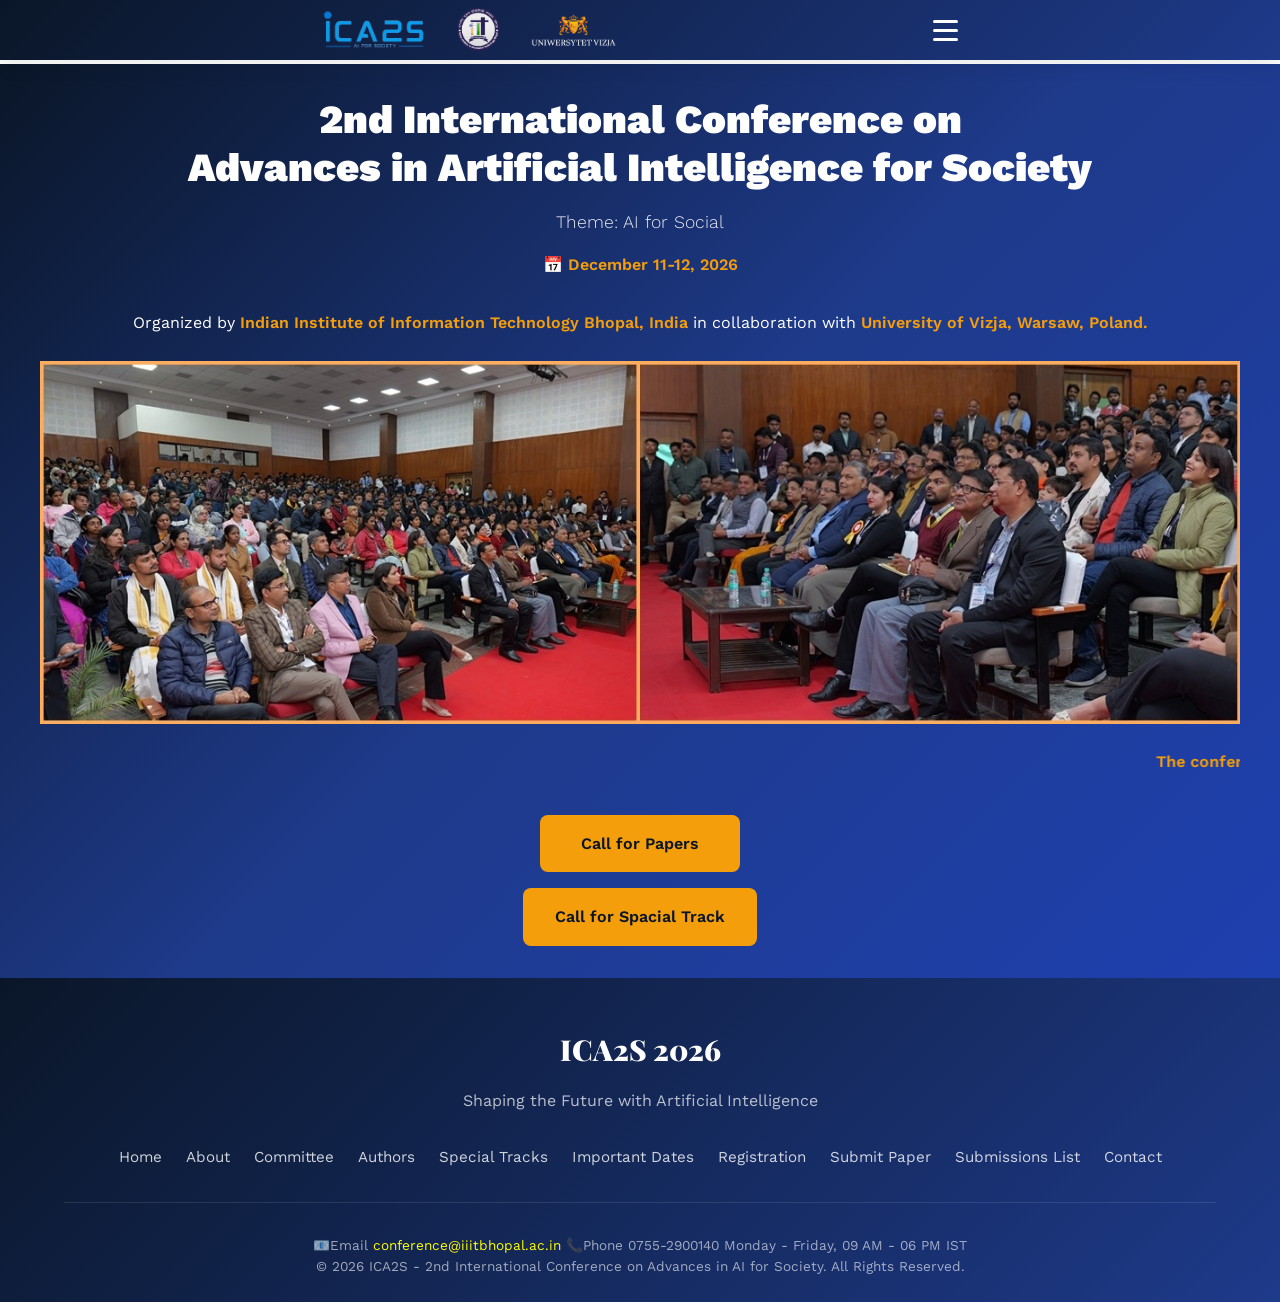
<file: index.html>
<!DOCTYPE html>
<html lang="en">

<head>
  <meta charset="UTF-8">
  <meta name="viewport" content="width=device-width, initial-scale=1.0">
  <title>ICA2S 2026 - International Conference on Advances in Artificial Intelligence for Society</title>
  <link rel="preconnect" href="https://fonts.googleapis.com">
  <link rel="preconnect" href="https://fonts.gstatic.com" crossorigin>
  <link
    href="https://fonts.googleapis.com/css2?family=Playfair+Display:wght@400;700;900&family=Work+Sans:wght@300;400;500;600&display=swap"
    rel="stylesheet">
  <link rel="icon" href="favicon/favicon.ico" type="image/x-icon">
  <link rel="stylesheet" href="css/style.css">
  <script src="scripts/script.js" defer></script>
</head>

<body style="padding-top: 0px; margin: 0px;">
  <!-- Fixed Navigation -->
  <div id="navbar-placeholder"></div>

  <!-- main Section -->
  <section id="home" class="mainn" style="margin:0; padding-bottom:0;">
    <div class="hero-main">
      <h1>2nd International Conference on <br>Advances in Artificial Intelligence for Society</h1>
      <p class="hero-subtitle">Theme: AI for Social</p>
      <p class="hero-date" style="display:inline-flex; align-items:center;  white-space:nowrap;">
        <span> 📅 December 11-12, 2026</span> <span>
      </p>


      <p>
        Organized by
        <a href="https://iiitbhopal.ac.in" target="_blank" class="hero-date" style="
    color:#f59e0b;
    text-decoration:none;
    position:relative;
    transition:0.3s;
  "> Indian Institute of Information Technology Bhopal, India
        </a>
        in collaboration with
        <a href="https://vizja.pl/en/" target="_blank" class="hero-date" style="
    color:#f59e0b;
    text-decoration:none;
    position:relative;
    transition:0.3s;
  "> University of Vizja, Warsaw, Poland.
        </a>
      </p> <br>

      <div class="hero-img">
        <img src="Assets/page.jpg" width="100%">
        <br>
        <marquee direction="left">
          <p class="hero-date">
            The conference will be organized in hybrid (online + offline) mode. </p>
        </marquee>
      </div>


      <div class="hero-cta">
        <a href="authors.html" class="cta-button cta-primary">Call for Papers</a>
        <a href="special-track.html" class="cta-button cta-primary">Call for Spacial Track</a>
      </div>

    </div>
  </section>

  <!-- Footer -->
  <div id="footer-placeholder"></div>
</body>

</html>
</file>
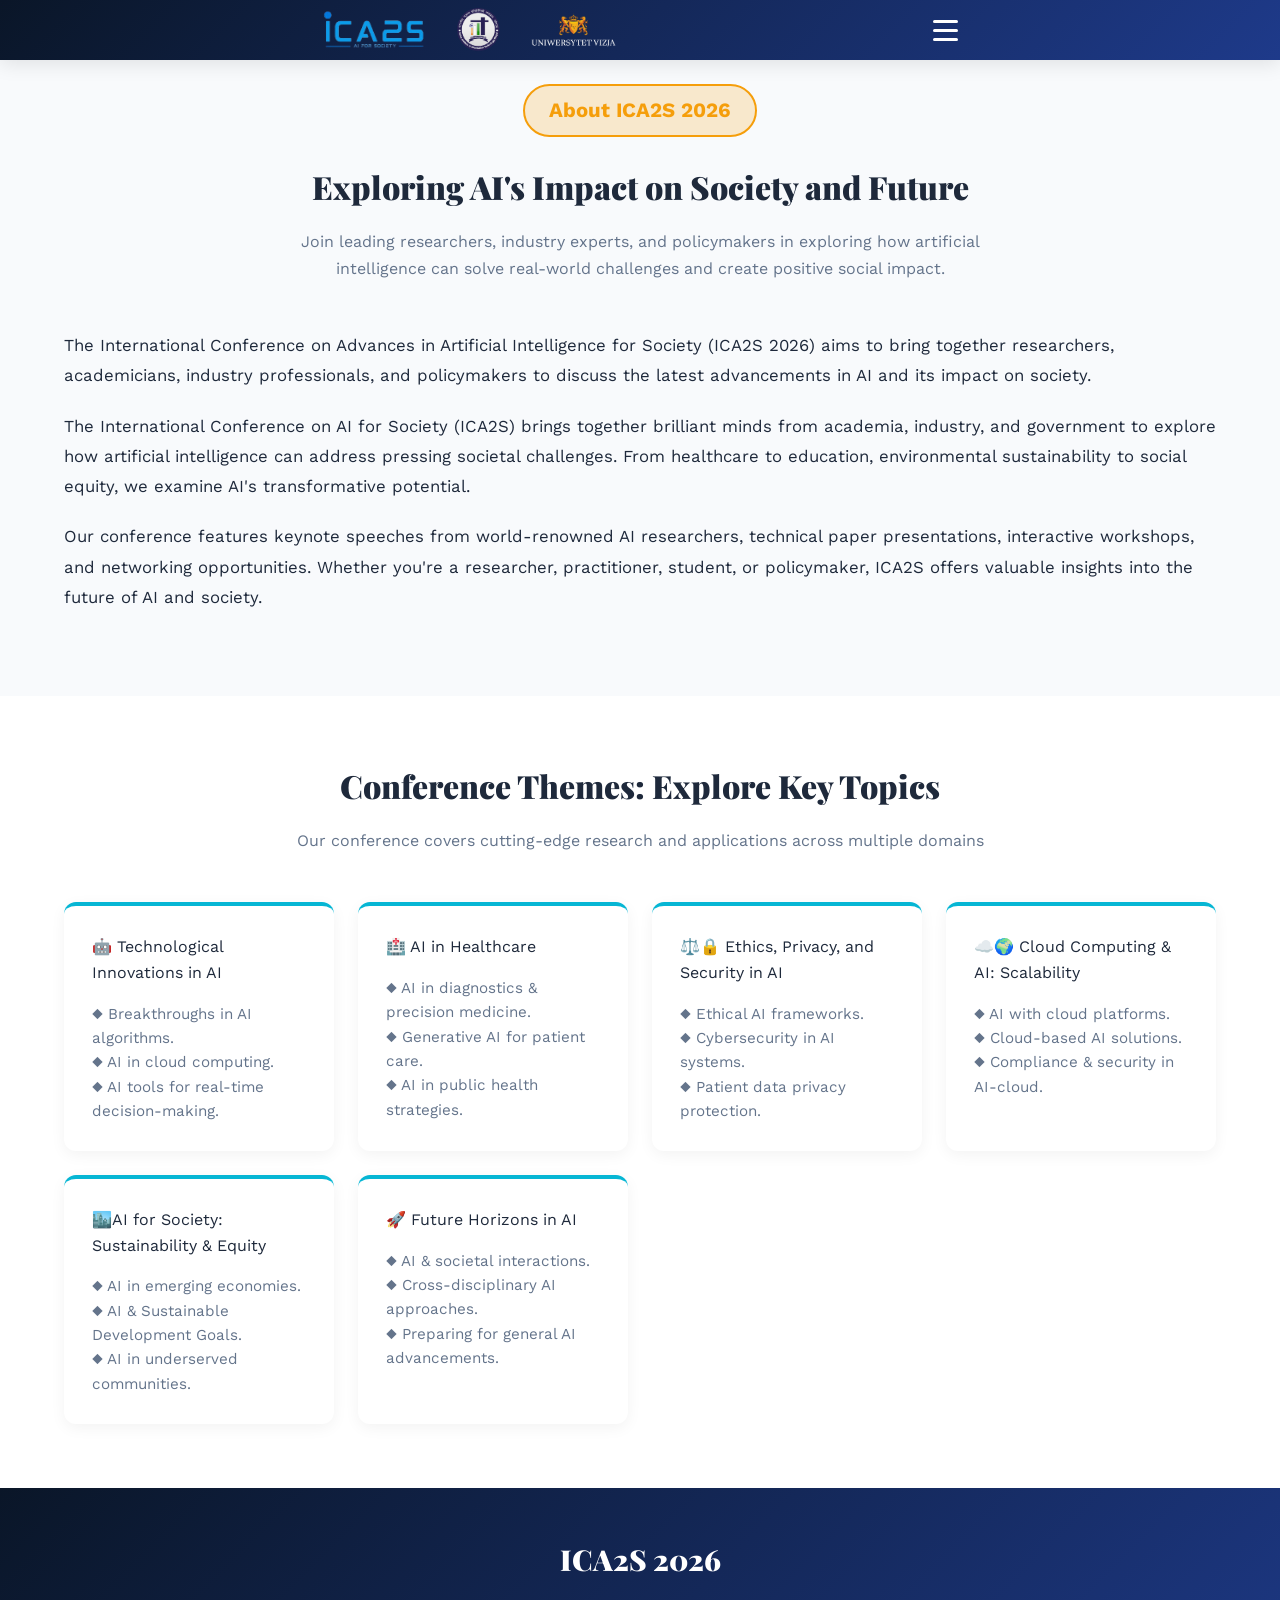
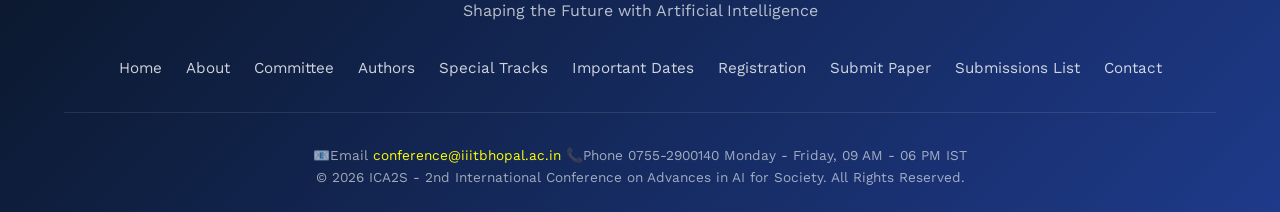
<file: about.html>
<!DOCTYPE html>
<html lang="en">

<head>
    <meta charset="UTF-8">
    <meta name="viewport" content="width=device-width, initial-scale=1.0">
    <title>ICA2S 2026 - International Conference on Advances in Artificial Intelligence for Society</title>
    <link rel="preconnect" href="https://fonts.googleapis.com">
    <link rel="preconnect" href="https://fonts.gstatic.com" crossorigin>
    <link
        href="https://fonts.googleapis.com/css2?family=Playfair+Display:wght@400;700;900&family=Work+Sans:wght@300;400;500;600&display=swap"
        rel="stylesheet">
    <link rel="icon" href="favicon/favicon.ico" type="image/x-icon">
    <link rel="stylesheet" href="css/style.css">
    <script src="scripts/script.js" defer></script>
</head>

<body>
    <!-- Fixed Navigation -->
    <div id="navbar-placeholder"></div>

    <!-- About Section -->
    <section id="about">
        <div class="section-container">
            <div class="section-header">
                <span class="hero-badge">
                    <h2>About ICA2S 2026 </h2>
                </span>
                <h4 class="section-title">Exploring AI's Impact on Society and Future </h4>
                <p class="section-description">
                    Join leading researchers, industry experts, and policymakers in exploring how artificial
                    intelligence can solve real-world challenges and create positive social impact.
                </p>
            </div>
            <div class="about-content">
                <div class="about-text">
                    <p>

                        The International Conference on Advances in Artificial Intelligence for Society (ICA2S 2026)
                        aims to bring together researchers, academicians, industry professionals, and policymakers to
                        discuss the latest advancements in AI and its impact on society.
                    </p>
                    <p>
                        The International Conference on AI for Society (ICA2S) brings together brilliant minds from
                        academia, industry, and government to explore how artificial intelligence can address pressing
                        societal challenges. From healthcare to education, environmental sustainability to social
                        equity, we examine AI's transformative potential.
                    </p>
                    <p>
                        Our conference features keynote speeches from world-renowned AI researchers, technical paper
                        presentations, interactive workshops, and networking opportunities. Whether you're a researcher,
                        practitioner, student, or policymaker, ICA2S offers valuable insights into the future of AI and
                        society.
                    </p>
                </div>

            </div>
        </div>
    </section>

    <!-- Themes Section -->
    <section id="themes">
        <div class="section-container">
            <div class="section-header">

                <h2 class="section-title">Conference Themes: Explore Key Topics</h2>
                <p class="section-description">
                    Our conference covers cutting-edge research and applications across multiple domains
                </p>
            </div>
            <div class="themes-grid">
                <div class="theme-card">
                    <span class="theme-icon">🤖 Technological Innovations in AI </span>
                    <p> ◆ Breakthroughs in AI algorithms.<br>◆ AI in cloud computing.<br>◆ AI tools for real-time
                        decision-making. </p>
                </div>

                <div class="theme-card">
                    <span class="theme-icon">🏥 AI in Healthcare</span>
                    <p> ◆ AI in diagnostics & precision medicine. <br> ◆ Generative AI for patient care.<br> ◆ AI in
                        public health strategies. </p>
                </div>
                <div class="theme-card">
                    <span class="theme-icon"> ⚖️🔒 Ethics, Privacy, and Security in AI </span>

                    <p>◆ Ethical AI frameworks.<br>◆ Cybersecurity in AI systems.<br>◆ Patient data privacy protection.
                    </p>
                </div>
                <div class="theme-card">
                    <span class="theme-icon">☁️🌍 Cloud Computing & AI: Scalability </span>
                    <p>◆ AI with cloud platforms.<br>◆ Cloud-based AI solutions.<br>◆ Compliance & security in AI-cloud.
                    </p>
                </div>
                <div class="theme-card">
                    <span class="theme-icon"> 🏙️AI for Society: Sustainability & Equity</span>
                    <p>◆ AI in emerging economies. <br>◆ AI & Sustainable Development Goals.<br> ◆ AI in underserved
                        communities.</p>
                </div>
                <div class="theme-card">
                    <span class="theme-icon">🚀 Future Horizons in AI </span>
                    <p>◆ AI & societal interactions. <br>◆ Cross-disciplinary AI approaches. <br> ◆ Preparing for
                        general AI advancements. </p>
                </div>
            </div>
        </div>
    </section>

    <!-- Footer -->
    <div id="footer-placeholder"></div>
</body>

</html>
</file>
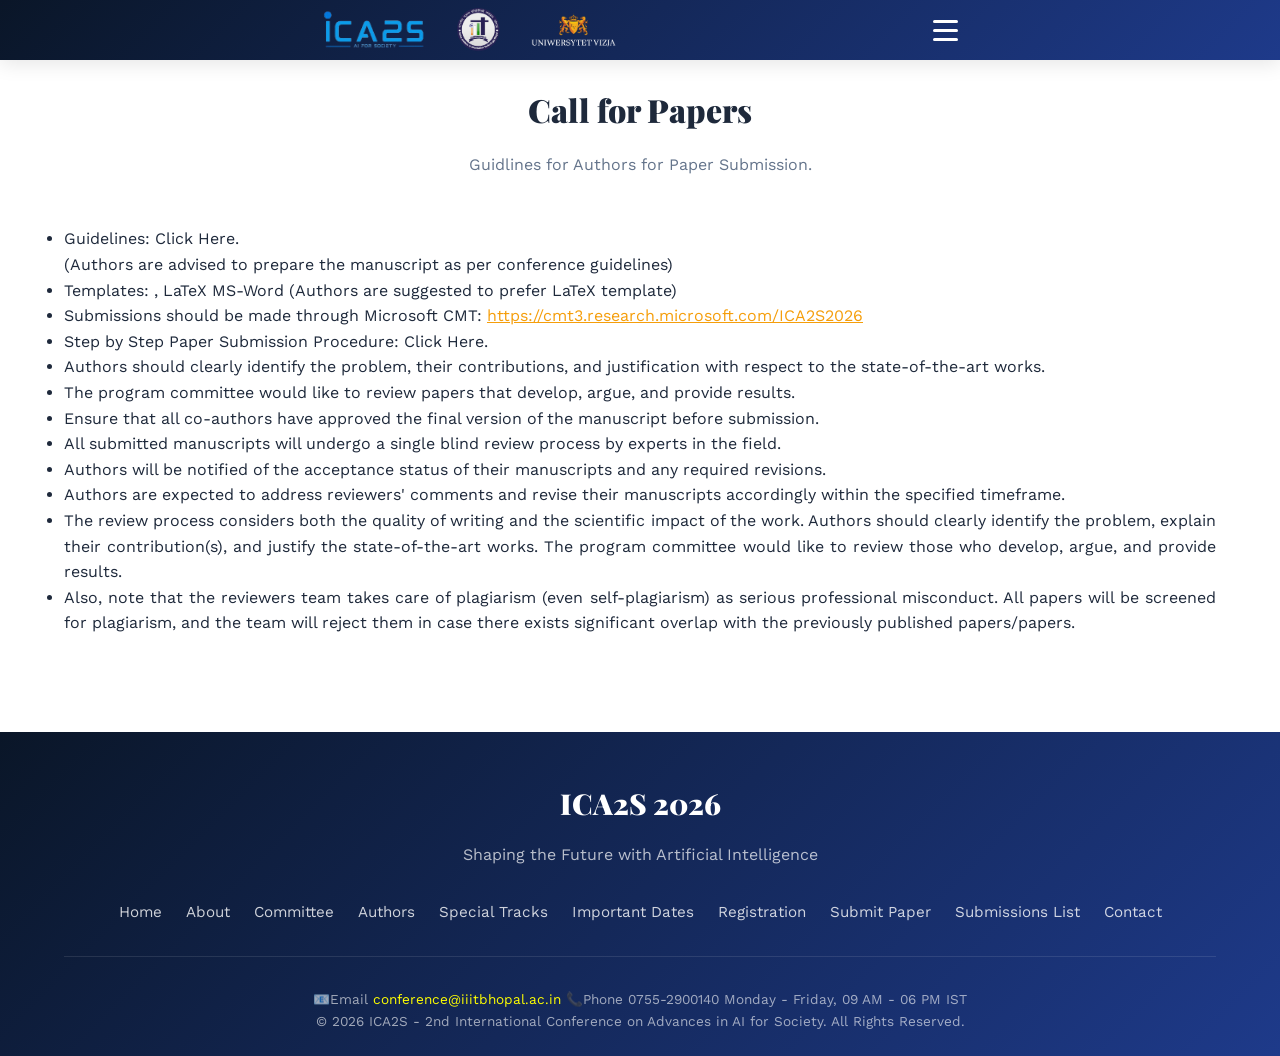
<file: authors.html>
<!DOCTYPE html>
<html lang="en">
<head>
    <meta charset="UTF-8">
    <meta name="viewport" content="width=device-width, initial-scale=1.0">
    <title>ICA2S 2026 -  International Conference on Advances in Artificial Intelligence for Society</title>
    <link rel="preconnect" href="https://fonts.googleapis.com">
    <link rel="preconnect" href="https://fonts.gstatic.com" crossorigin>
    <link href="https://fonts.googleapis.com/css2?family=Playfair+Display:wght@400;700;900&family=Work+Sans:wght@300;400;500;600&display=swap" rel="stylesheet">
    <link rel="icon" href="favicon/favicon.ico" type="image/x-icon">
    <link rel="stylesheet" href="css/style.css">
    <script src="scripts/script.js" defer></script>
</head>
<body>
    <!-- Fixed Navigation -->
    <div id="navbar-placeholder"></div>


   <!-- Authors Section -->
    <section id="for-authors">
        <div class="section-container">
            <div class="section-header">
                <h2 class="section-title"> Call for Papers</h2>
                <p class="section-description">
                    Guidlines for Authors for Paper Submission.
                </p>
            </div>
			<h2> </h2>
			<ul style="text-align:justify;">
	<li>Guidelines: <a href="https://drive.google.com/file/d/1yXcIDe4EW2Ly3y1XGUMGdUQ-ilg4JFYp/view?usp=drive_link" target="_blank"> </a> Click Here. <br>(Authors are advised to prepare the manuscript as per conference guidelines) </li>
	<li>Templates: <a href="https://drive.google.com/file/d/12yRbb7lrt51iTPiTYcQzb9mfENONEw2T/view?usp=sharing" target="_blank"> </a>, LaTeX<a href="https://docs.google.com/document/d/1bcD3DF9isvhi7EJrMIGrFw6DEMCEbqjklLmAMQlUz_4/edit?usp=sharing" target="_blank"></a> MS-Word (Authors are suggested to prefer LaTeX template)</li>
<li>	Submissions should be made through Microsoft CMT: <a href="https://cmt3.research.microsoft.com/ICA2S2026" target="_blank">https://cmt3.research.microsoft.com/ICA2S2026</a></li>
<li> Step by Step Paper Submission Procedure: <a href="https://drive.google.com/file/d/1Ng4-Y1NRcQZGUNV70MSVHwJl4Hg6YURd/view?usp=share_link" target="_blank">   </a> Click Here.</li>
<li>Authors should clearly identify the problem, their contributions, and justification with respect to the state-of-the-art works.</li>
<li> The program committee would like to review papers that develop, argue, and provide results. </li>
<li>	Ensure that all co-authors have approved the final version of the manuscript before submission. </li>
<li>	All submitted manuscripts will undergo a single blind review process by experts in the field.</li>
<li>	Authors will be notified of the acceptance status of their manuscripts and any required revisions.</li>
<li>	Authors are expected to address reviewers' comments and revise their manuscripts accordingly within the specified timeframe.</li>
<li>	The review process considers both the quality of writing and the scientific impact of the work. Authors should clearly identify the problem, explain their contribution(s), and justify the state-of-the-art works. The program committee would like to review those who develop, argue, and provide results.</li>
<li>	Also, note that the reviewers team takes care of plagiarism (even self-plagiarism) as serious professional misconduct. All papers will be screened for plagiarism, and the team will reject them in case there exists significant overlap with the previously published papers/papers.</li>
</ul>
			
			<div class="committee-grid">
		</div>
		</div>
	</section>


    <!-- Footer -->
    <div id="footer-placeholder"></div>
</body>
</html>
</file>
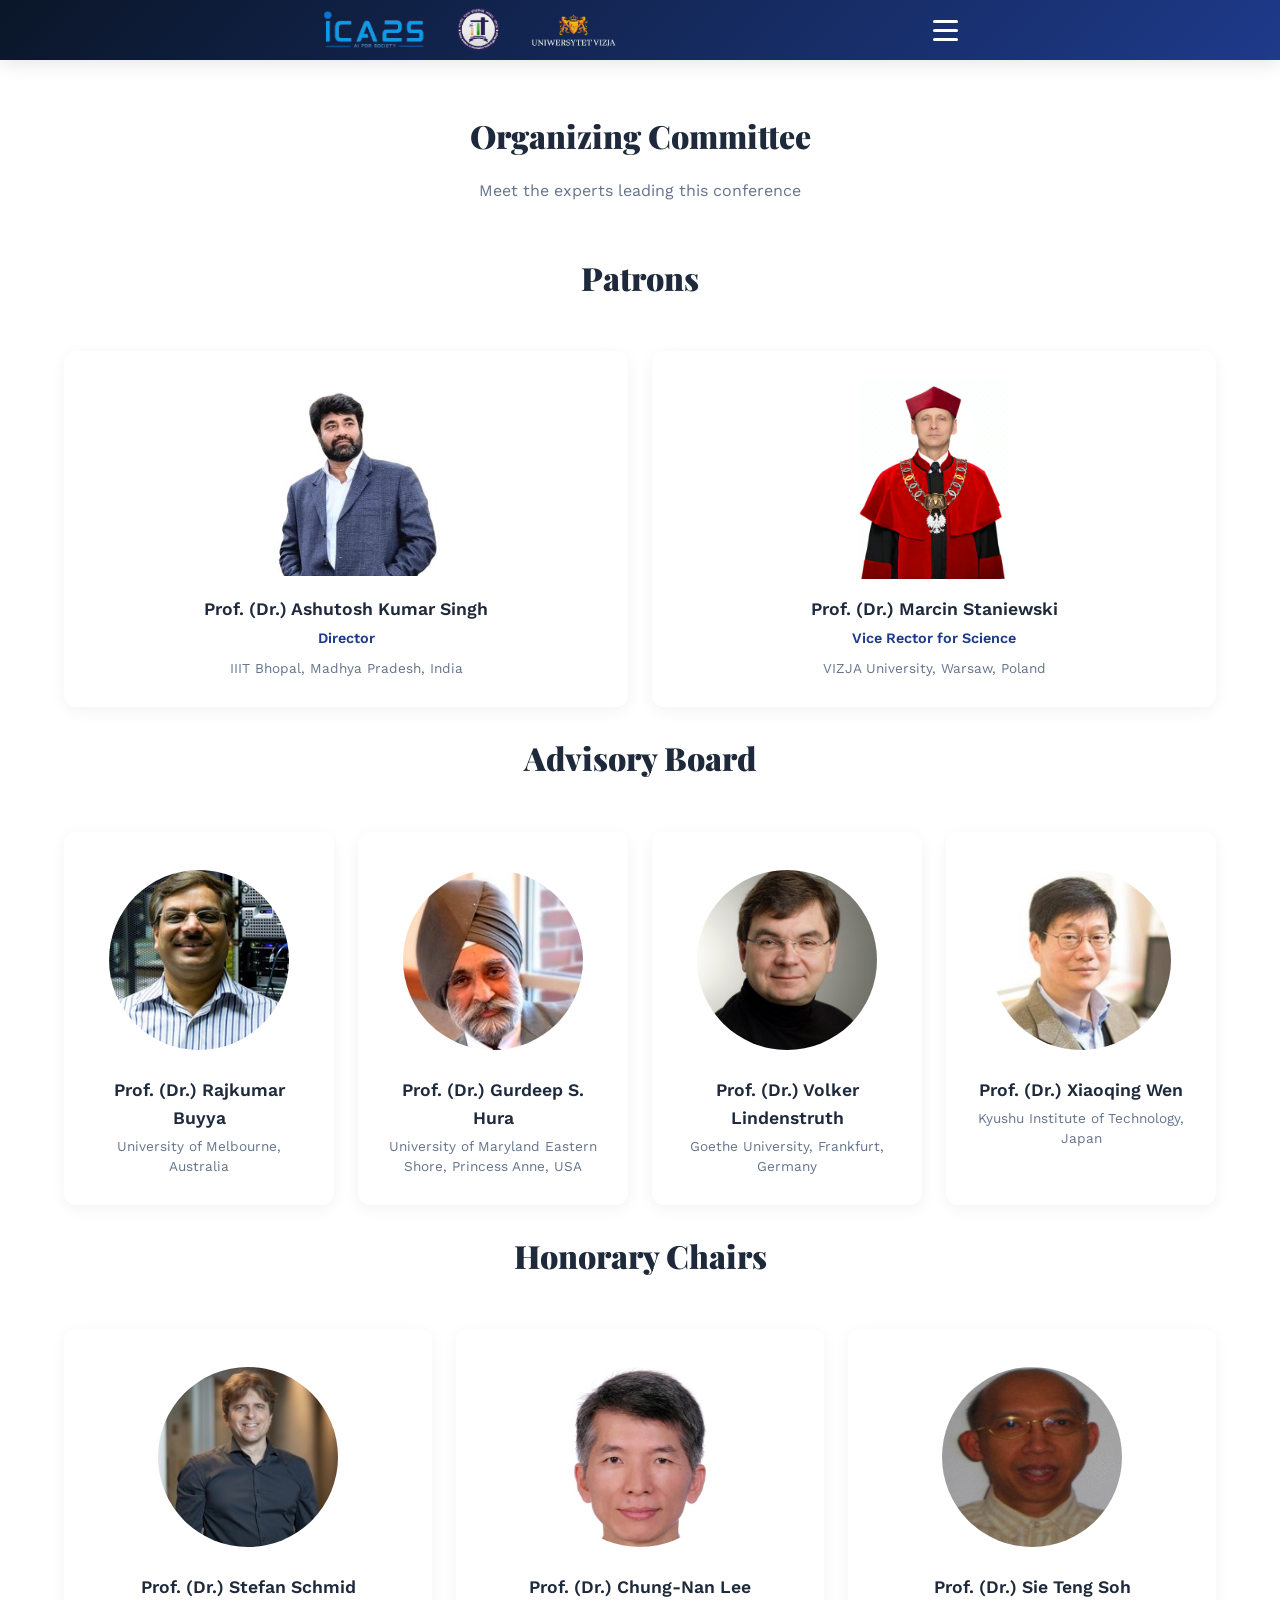
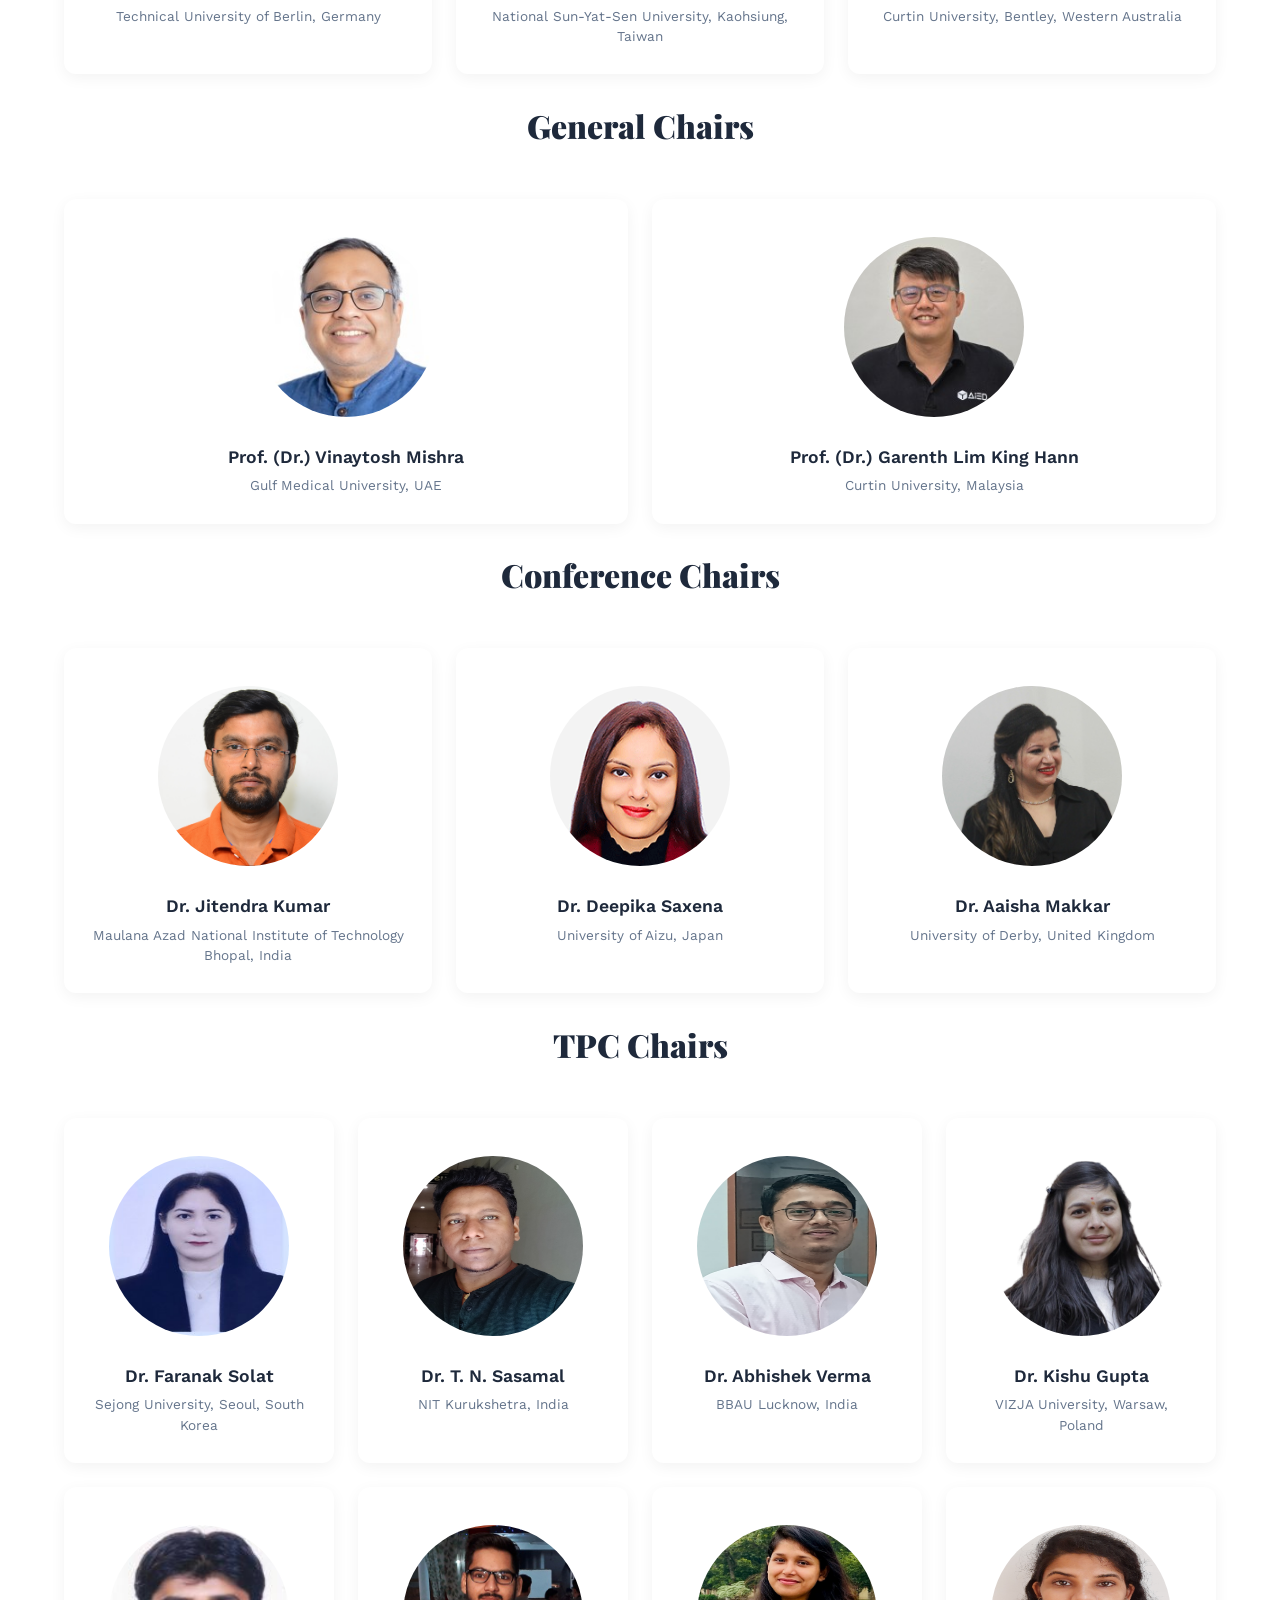
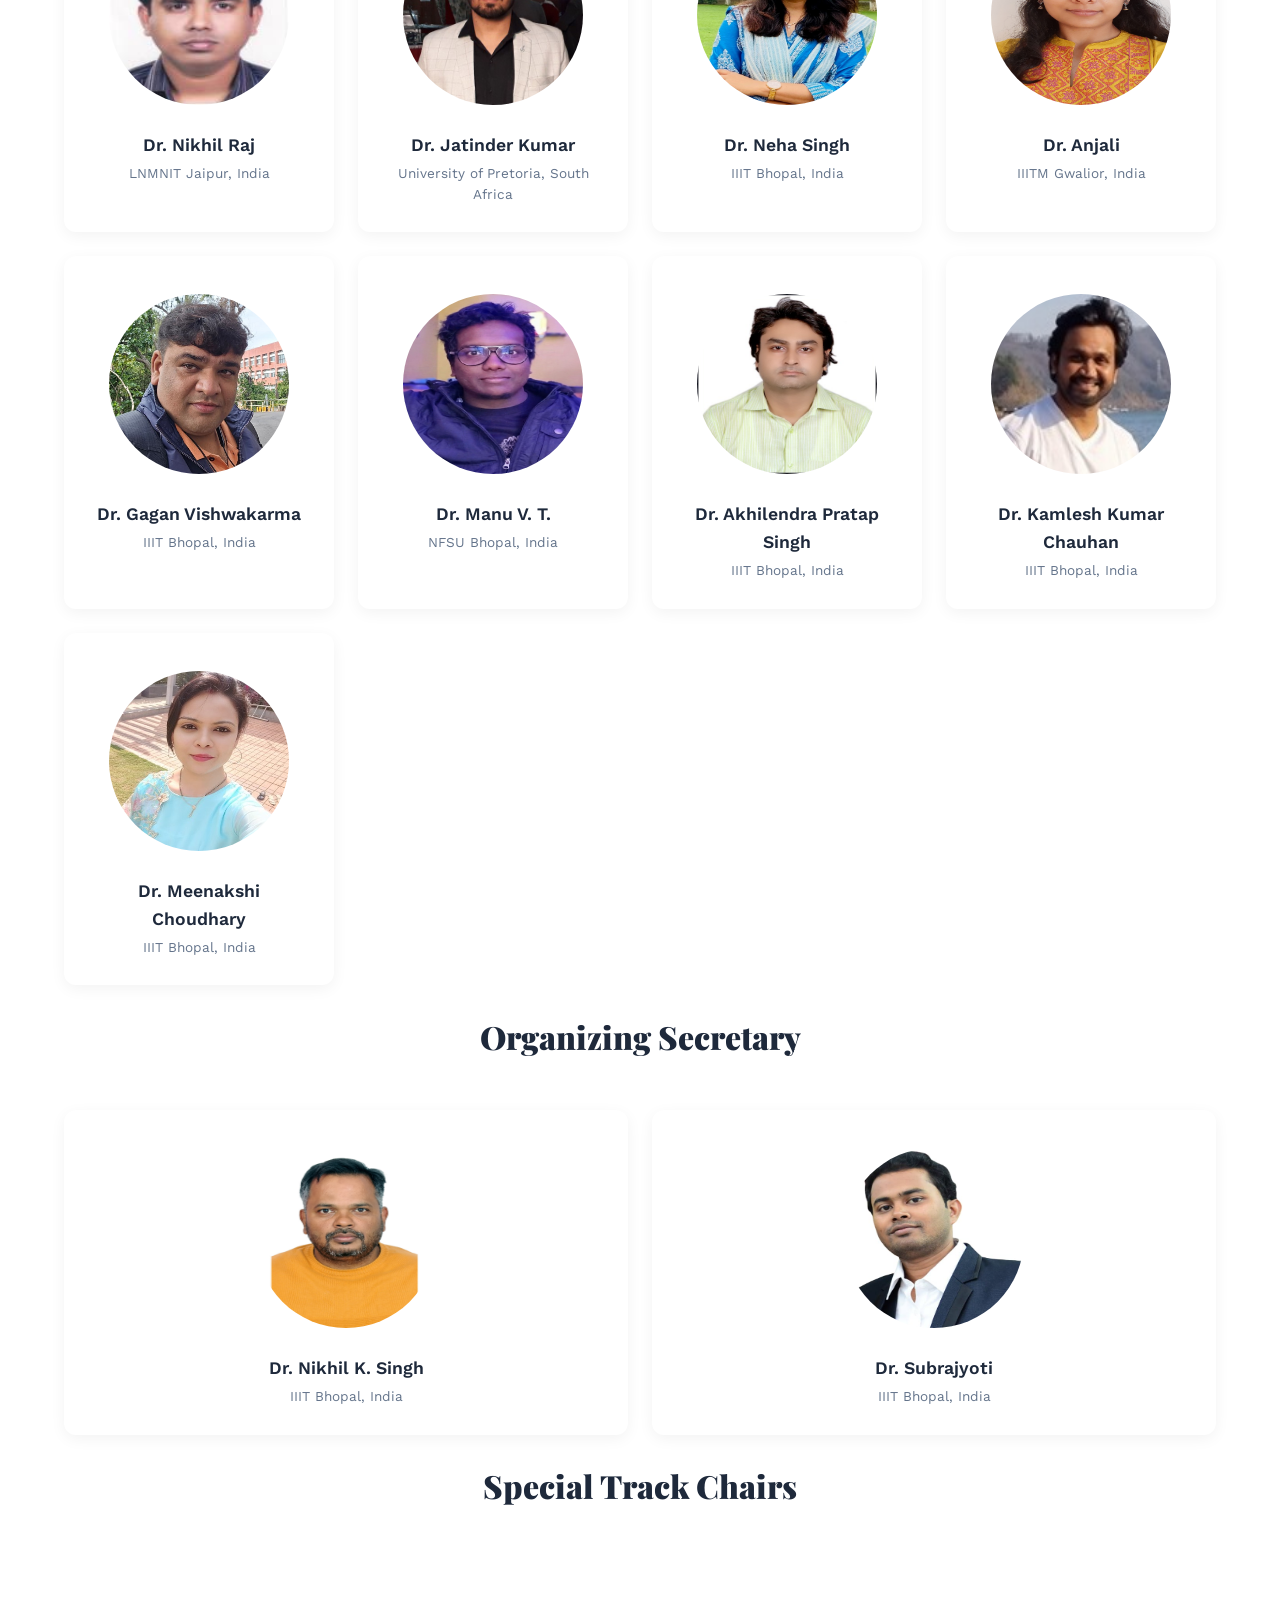
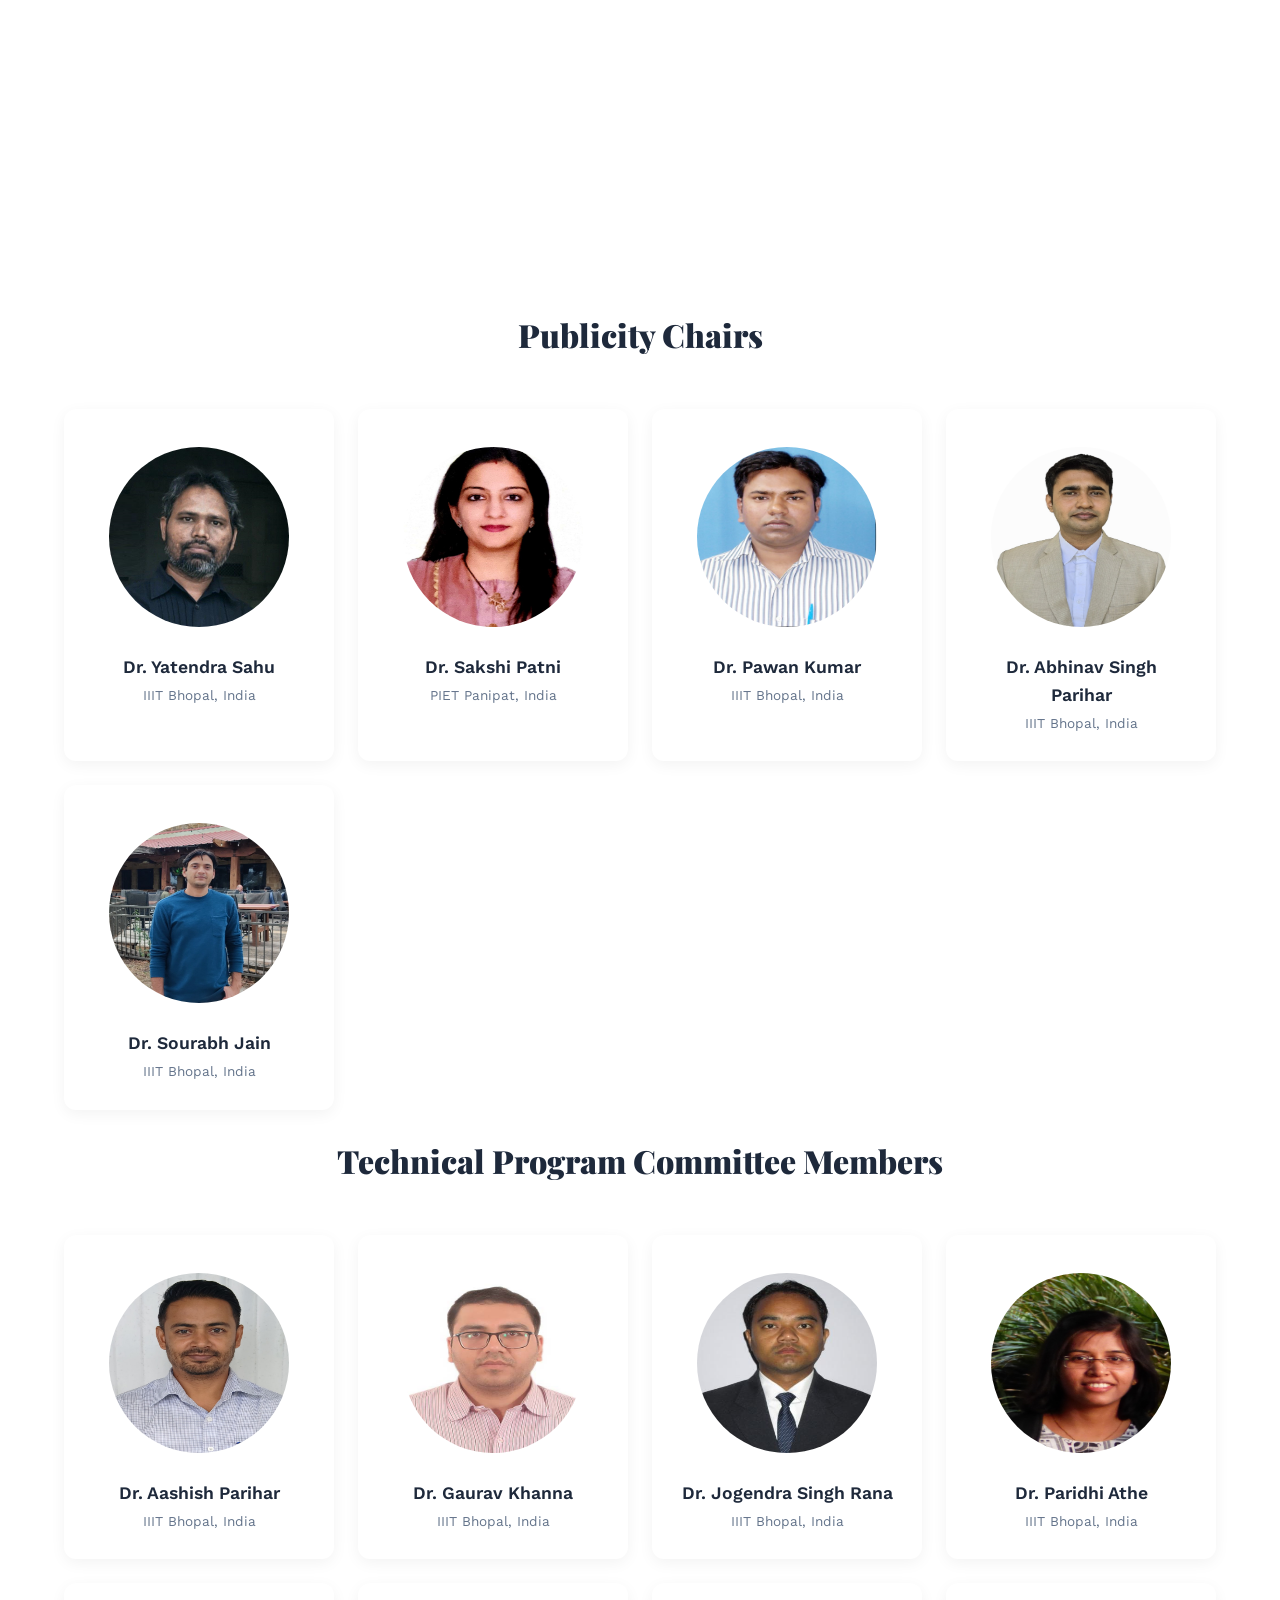
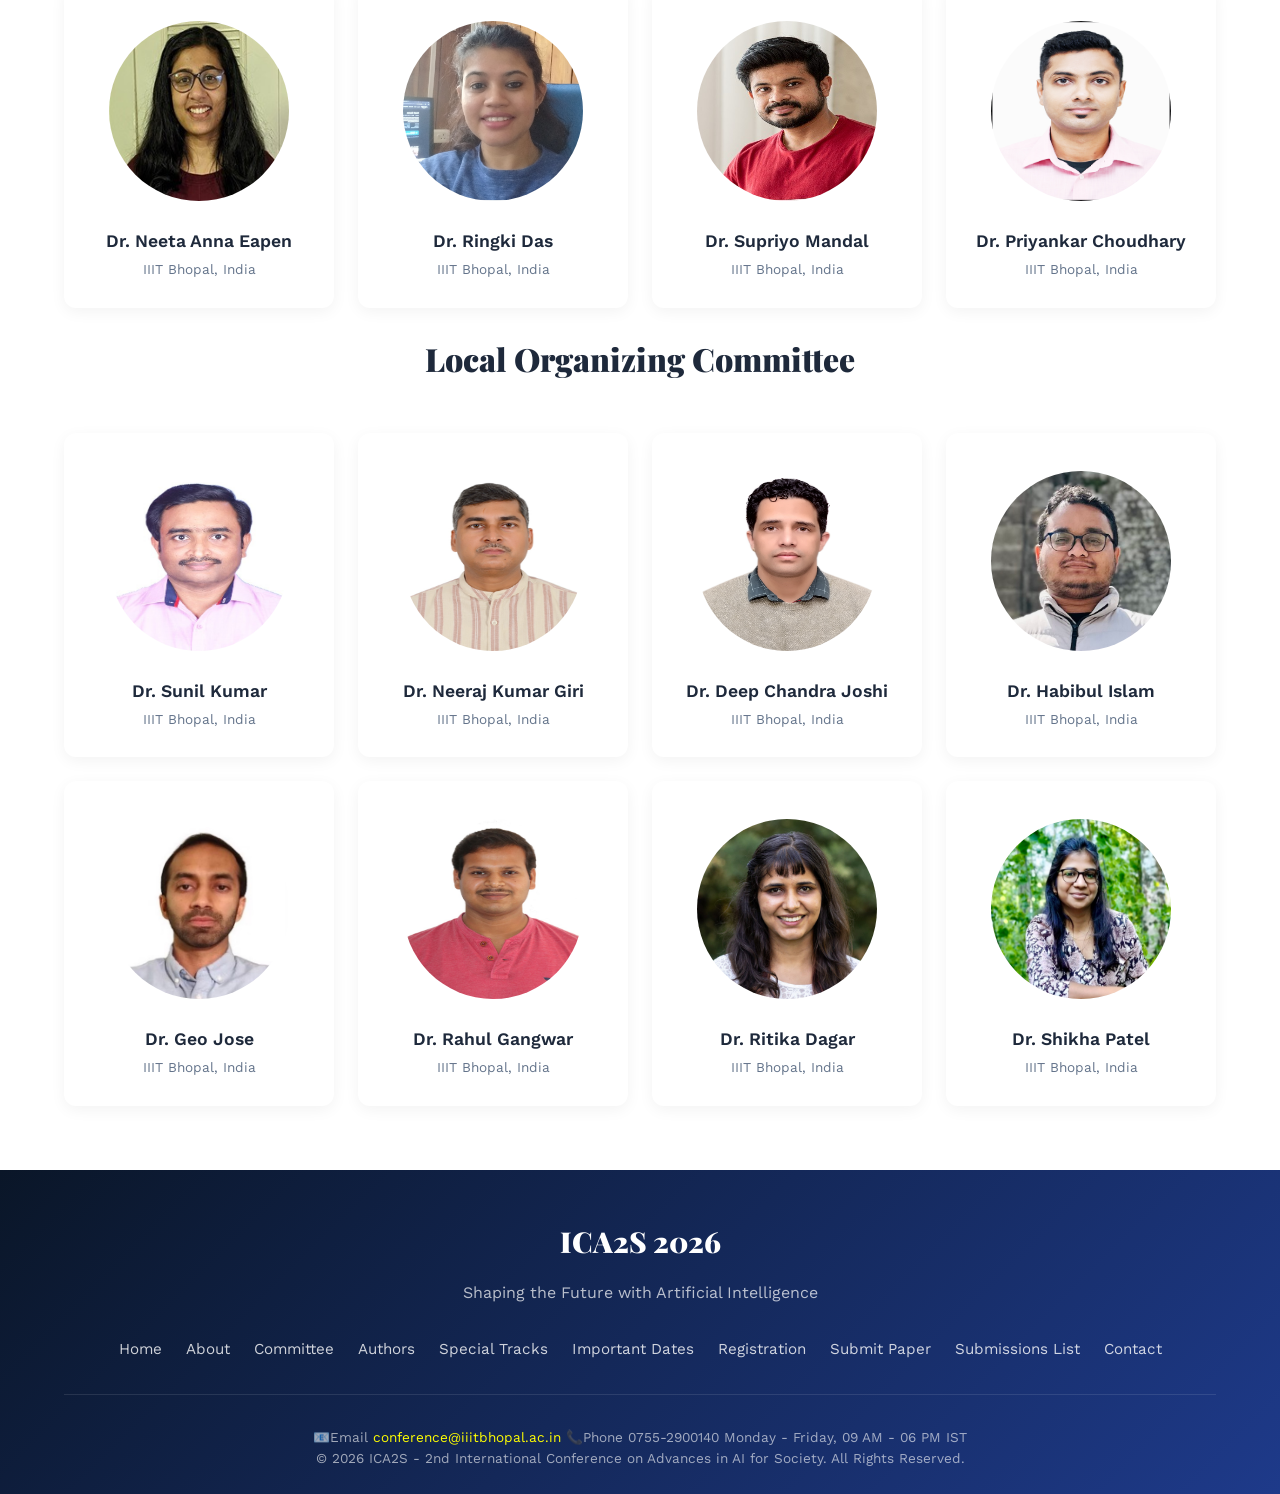
<file: committee.html>
<!DOCTYPE html>
<html lang="en">
<head>
    <meta charset="UTF-8">
    <meta name="viewport" content="width=device-width, initial-scale=1.0">
    <title>ICA2S 2026 -  International Conference on Advances in Artificial Intelligence for Society</title>
    <link rel="preconnect" href="https://fonts.googleapis.com">
    <link rel="preconnect" href="https://fonts.gstatic.com" crossorigin>
    <link href="https://fonts.googleapis.com/css2?family=Playfair+Display:wght@400;700;900&family=Work+Sans:wght@300;400;500;600&display=swap" rel="stylesheet">
    <link rel="icon" href="favicon/favicon.ico" type="image/x-icon">
    <link rel="stylesheet" href="css/style.css">
    <script src="scripts/script.js" defer></script>
</head>
<body>
    <!-- Fixed Navigation -->
    <div id="navbar-placeholder"></div>
  

    <!-- Committee Section -->
    <section id="committee">
        <div class="section-container">
            <div class="section-header"> <br>
                <h2 class="section-title"> Organizing Committee</h2>
                <p class="section-description">
                    Meet the experts leading this conference
                </p>
            </div>
			
                

    <div class="section-header"> 
    <h2 class="section-title">Patrons</h2></div>
    <div class="committee-grid">
    <div class="committee-card">
    <div class="committee-photo"><img style="width: 100%; height: auto;" src="Assets/People/ashutosh.jpg" /></div>
    <h3>Prof. (Dr.) Ashutosh Kumar Singh</h3>
    <div class="designation-role">Director</div>
    <div class="designation-affiliation">IIIT Bhopal, Madhya Pradesh, India</div>
    </div>


    <div class="committee-card">
    <div class="committee-photo"><img style="width: 75%; height: auto;" src="Assets/People/marcin.avif" /></div>
    <h3>Prof. (Dr.) Marcin Staniewski</h3>
    <div class="designation-role">Vice Rector for Science</div>
    <div class="designation-affiliation">VIZJA University, Warsaw, Poland</div>
    </div>
    </div>
    <br>
    <div class="section-header"> 
    <h2 class="section-title">Advisory Board</h2></div>
    <div class="committee-grid">
    <div class="committee-card">
    <div class="committee-photo"><img style="width: 90%; height: 90%; border-radius: 50%;" src="Assets/People/buyya.jpeg" /></div>
    <h3>Prof. (Dr.) Rajkumar Buyya</h3>
    <div class="designation-affiliation">University of Melbourne, Australia</div>
    </div>

    <div class="committee-card">
    <div class="committee-photo"><img style="width: 90%; height: 90%; border-radius: 50%;" src="Assets/People/hura.jpeg" /></div>
    <h3>Prof. (Dr.) Gurdeep S. Hura</h3>
    <div class="designation-affiliation">University of Maryland Eastern Shore, Princess Anne, USA</div>
    </div>

    <div class="committee-card">
    <div class="committee-photo"><img style="width: 90%; height: 90%; border-radius: 50%;" src="Assets/People/volker.jpg" /></div>
    <h3>Prof. (Dr.) Volker Lindenstruth</h3>
    <div class="designation-affiliation">Goethe University, Frankfurt, Germany</div>
    </div>

    <div class="committee-card">
    <div class="committee-photo"><img style="width: 90%; height: 90%; border-radius: 50%;" src="Assets/People/wen.jpeg" /></div>
    <h3>Prof. (Dr.) Xiaoqing Wen</h3>
    <div class="designation-affiliation">Kyushu Institute of Technology, Japan</div>
    </div>
    </div>

    <br> <div class="section-header"> 
    <h2 class="section-title">Honorary Chairs</h2></div>
    <div class="committee-grid">

    <div class="committee-card">
    <div class="committee-photo"><img style="width: 90%; height: 90%; border-radius: 50%;" src="Assets/People/schmid.jpeg" /></div>
    <h3>Prof. (Dr.) Stefan Schmid</h3>
    <div class="designation-affiliation">Technical University of Berlin, Germany</div>
    </div>

    <div class="committee-card">
    <div class="committee-photo"><img style="width: 90%; height: 90%; border-radius: 50%;" src="Assets/People/lee.webp" /></div>
    <h3>Prof. (Dr.) Chung-Nan Lee</h3>
    <div class="designation-affiliation">National Sun-Yat-Sen University, Kaohsiung, Taiwan</div>
    </div>

    <div class="committee-card">
    <div class="committee-photo"><img style="width: 90%; height: 90%; border-radius: 50%;" src="Assets/People/sie.jpg" /></div>
    <h3>Prof. (Dr.) Sie Teng Soh</h3>
    <div class="designation-affiliation">Curtin University, Bentley, Western Australia</div>
    </div>
    </div>

    <br> <div class="section-header"> 
    <h2 class="section-title">General Chairs</h2></div>
    <div class="committee-grid">

    <div class="committee-card">
    <div class="committee-photo"><img style="width: 90%; height: 90%; border-radius: 50%;" src="Assets/People/vinaytosh.jpeg" /></div>
    <h3>Prof. (Dr.) Vinaytosh Mishra</h3>
    <div class="designation-affiliation">Gulf Medical University, UAE</div>
    </div>

    <div class="committee-card">
    <div class="committee-photo"><img style="width: 90%; height: 90%; border-radius: 50%;" src="Assets/People/garenth.jpeg" /></div>
    <h3>Prof. (Dr.) Garenth Lim King Hann</h3>
    <div class="designation-affiliation">Curtin University, Malaysia</div>
    </div>
    </div>


    <br> <div class="section-header"> 
    <h2 class="section-title">Conference Chairs</h2></div>
    <div class="committee-grid">

    <div class="committee-card">
    <div class="committee-photo"><img style="width: 90%; height: 90%; border-radius: 50%;" src="Assets/People/jitendra.png" /></div>
    <h3>Dr. Jitendra Kumar</h3>
    <div class="designation-affiliation">Maulana Azad National Institute of Technology Bhopal, India</div>
    </div>

    <div class="committee-card">
    <div class="committee-photo"><img style="width: 90%; height: 90%; border-radius: 50%;" src="Assets/People/deepika.jpg" /></div>
    <h3>Dr. Deepika Saxena</h3>
    <div class="designation-affiliation">University of Aizu, Japan</div>
    </div>

    <div class="committee-card">
    <div class="committee-photo"><img style="width: 90%; height: 90%; border-radius: 50%;" src="Assets/People/aaisha.jpeg" /></div>
    <h3>Dr. Aaisha Makkar</h3>
    <div class="designation-affiliation">University of Derby, United Kingdom</div>
    </div>
    </div>


    <br> <div class="section-header">
    <h2 class="section-title">TPC Chairs</h2></div>
    <div class="committee-grid">

    <div class="committee-card">
    <div class="committee-photo"><img style="width: 90%; height: 90%; border-radius: 50%;" src="Assets/People/faranak_solat.jpg" /></div>
    <h3>Dr. Faranak Solat</h3>
    <div class="designation-affiliation">Sejong University, Seoul, South Korea</div>
    </div>

    <div class="committee-card">
    <div class="committee-photo"><img style="width: 90%; height: 90%; border-radius: 50%;" src="Assets/People/sasamal.png" /></div>
    <h3>Dr. T. N. Sasamal</h3>
    <div class="designation-affiliation">NIT Kurukshetra, India</div>
    </div>

    <div class="committee-card">
    <div class="committee-photo"><img style="width: 90%; height: 90%; border-radius: 50%;" src="Assets/People/abhishek.png" /></div>
    <h3>Dr. Abhishek Verma</h3>
    <div class="designation-affiliation">BBAU Lucknow, India</div>
    </div>

    <div class="committee-card">
    <div class="committee-photo"><img style="width: 90%; height: 90%; border-radius: 50%;" src="Assets/People/kishu.png" /></div>
    <h3>Dr. Kishu Gupta</h3>
    <div class="designation-affiliation">VIZJA University, Warsaw, Poland</div>
    </div>

    <div class="committee-card">
    <div class="committee-photo"><img style="width: 90%; height: 90%; border-radius: 50%;" src="Assets/People/dr-nikhil-raj.jpg" /></div>
    <h3>Dr. Nikhil Raj</h3>
    <div class="designation-affiliation">LNMNIT Jaipur, India</div>
    </div>

    <div class="committee-card">
    <div class="committee-photo"><img style="width: 90%; height: 90%; border-radius: 50%;" src="Assets/People/JATINDER_KUMAR.jpg" /></div>
    <h3>Dr. Jatinder Kumar</h3>
    <div class="designation-affiliation">University of Pretoria, South Africa</div>
    </div>

    <div class="committee-card">
    <div class="committee-photo"><img style="width: 90%; height: 90%; border-radius: 50%;" src="Assets/People/Nehasingh.jpeg" /></div>
    <h3>Dr. Neha Singh</h3>
    <div class="designation-affiliation">IIIT Bhopal, India</div>
    </div>

    <div class="committee-card">
    <div class="committee-photo"><img style="width: 90%; height: 90%; border-radius: 50%;" src="Assets/People/ANJALI_IIIT_GWALIOR.jpg" /></div>
    <h3>Dr. Anjali</h3>
    <div class="designation-affiliation">IIITM Gwalior, India</div>
    </div>

    <div class="committee-card">
    <div class="committee-photo"><img style="width: 90%; height: 90%; border-radius: 50%;" src="Assets/People/gagan.jpeg" /></div>
    <h3>Dr. Gagan Vishwakarma</h3>
    <div class="designation-affiliation">IIIT Bhopal, India</div>
    </div>

    <div class="committee-card">
    <div class="committee-photo"><img style="width: 90%; height: 90%; border-radius: 50%;" src="Assets/People/DR.MANU_VT.jpg" /></div>
    <h3>Dr. Manu V. T.</h3>
    <div class="designation-affiliation">NFSU Bhopal, India</div>
    </div>

    <div class="committee-card">
    <div class="committee-photo"><img style="width: 90%; height: 90%; border-radius: 50%;" src="Assets/People/Dr. Akhilendra Pratap Singh.jpg" /></div>
    <h3>Dr. Akhilendra Pratap Singh</h3>
    <div class="designation-affiliation">IIIT Bhopal, India</div>
    </div>

    <div class="committee-card">
    <div class="committee-photo"><img style="width: 90%; height: 90%; border-radius: 50%;" src="Assets/People/Dr. Kamlesh.jpg" /></div>
    <h3>Dr. Kamlesh Kumar Chauhan</h3>
    <div class="designation-affiliation">IIIT Bhopal, India</div>
    </div>

    <div class="committee-card">
    <div class="committee-photo"><img style="width: 90%; height: 90%; border-radius: 50%;" src="Assets/People/meenakshi.jpg" /></div>
    <h3>Dr. Meenakshi Choudhary</h3>
    <div class="designation-affiliation">IIIT Bhopal, India</div>
    </div>
    </div>


    <br> <div class="section-header">
    <h2 class="section-title">Organizing Secretary</h2></div>
    <div class="committee-grid">

    <div class="committee-card">
    <div class="committee-photo"><img style="width: 90%; height: 90%; border-radius: 50%;" src="Assets/People/nikhil.jpg" /></div>
    <h3>Dr. Nikhil K. Singh</h3>
    <div class="designation-affiliation">IIIT Bhopal, India</div>
    </div>

    <div class="committee-card">
    <div class="committee-photo"><img style="width: 90%; height: 90%; border-radius: 50%;" src="Assets/People/Subhrajyoti.jpg" /></div>
    <h3>Dr. Subrajyoti</h3>
    <div class="designation-affiliation">IIIT Bhopal, India</div>
    </div>
    </div>


    <br> <div class="section-header">
    <h2 class="section-title">Special Track Chairs</h2></div>
    <div class="committee-grid">

    <div class="committee-card">
    <div class="committee-photo"><img style="width: 90%; height: 90%; border-radius: 50%;" src="Assets/People/rahul.jpg" /></div>
    <h3>Dr. Rahul Chaurasia</h3>
    <div class="designation-affiliation">IIIT Bhopal, India</div>
    </div>

    <div class="committee-card">
    <div class="committee-photo"><img style="width: 90%; height: 90%; border-radius: 50%;" src="Assets/People/Rajneesh.jpg" /></div>
    <h3>Dr. Rajneesh Chaurasiya</h3>
    <div class="designation-affiliation">IIIT Bhopal, India</div>
    </div>

    <div class="committee-card">
    <div class="committee-photo"><img style="width: 90%; height: 90%; border-radius: 50%;" src="Assets/People/gaurav.jpg" /></div>
    <h3>Dr. Gaurav Khanna</h3>
    <div class="designation-affiliation">IIIT Bhopal, India</div>
    </div>
    </div>

    <br> <div class="section-header">
    <h2 class="section-title">Publicity Chairs</h2></div>
    <div class="committee-grid">

    <div class="committee-card">
    <div class="committee-photo"><img style="width: 90%; height: 90%; border-radius: 50%;" src="Assets/People/sahu.jpg" /></div>
    <h3>Dr. Yatendra Sahu</h3>
    <div class="designation-affiliation">IIIT Bhopal, India</div>
    </div>

    <div class="committee-card">
    <div class="committee-photo"><img style="width: 90%; height: 90%; border-radius: 50%;" src="Assets/People/sakshi_patni.jpg" /></div>
    <h3>Dr. Sakshi Patni</h3>
    <div class="designation-affiliation">PIET Panipat, India</div>
    </div>

    <div class="committee-card">
    <div class="committee-photo"><img style="width: 90%; height: 90%; border-radius: 50%;" src="Assets/People/pawan.jpg" /></div>
    <h3>Dr. Pawan Kumar</h3>
    <div class="designation-affiliation">IIIT Bhopal, India</div>
    </div>

    <div class="committee-card">
    <div class="committee-photo"><img style="width: 90%; height: 90%; border-radius: 50%;" src="Assets/People/abhinav.jpg" /></div>
    <h3>Dr. Abhinav Singh Parihar</h3>
    <div class="designation-affiliation">IIIT Bhopal, India</div>
    </div>

    <div class="committee-card">
    <div class="committee-photo"><img style="width: 90%; height: 90%; border-radius: 50%;" src="Assets/People/Dr. Sourabh Jain.jpg" /></div>
    <h3>Dr. Sourabh Jain</h3>
    <div class="designation-affiliation">IIIT Bhopal, India</div>
    </div>
    </div>


    <br> <div class="section-header">
    <h2 class="section-title">Technical Program Committee Members</h2></div>
    <div class="committee-grid">

    <div class="committee-card">
    <div class="committee-photo"><img style="width: 90%; height: 90%; border-radius: 50%;" src="Assets/People/Dr. Aashish Parihar.jpg" /></div>
    <h3>Dr. Aashish Parihar</h3>
    <div class="designation-affiliation">IIIT Bhopal, India</div>
    </div>

    <div class="committee-card">
    <div class="committee-photo"><img style="width: 90%; height: 90%; border-radius: 50%;" src="Assets/People/gaurav.jpg" /></div>
    <h3>Dr. Gaurav Khanna</h3>
    <div class="designation-affiliation">IIIT Bhopal, India</div>
    </div>

    <div class="committee-card">
    <div class="committee-photo"><img style="width: 90%; height: 90%; border-radius: 50%;" src="Assets/People/Dr. Jogendra Singh Rana.jpg" /></div>
    <h3>Dr. Jogendra Singh Rana</h3>
    <div class="designation-affiliation">IIIT Bhopal, India</div>
    </div>

    <div class="committee-card">
    <div class="committee-photo"><img style="width: 90%; height: 90%; border-radius: 50%;" src="Assets/People/Dr. Paridhi Athe.jpg" /></div>
    <h3>Dr. Paridhi Athe</h3>
    <div class="designation-affiliation">IIIT Bhopal, India</div>
    </div>

    <div class="committee-card">
    <div class="committee-photo"><img style="width: 90%; height: 90%; border-radius: 50%;" src="Assets/People/Dr. Neeta Anna Eapen.jpg" /></div>
    <h3>Dr. Neeta Anna Eapen</h3>
    <div class="designation-affiliation">IIIT Bhopal, India</div>
    </div>

    <div class="committee-card">
    <div class="committee-photo"><img style="width: 90%; height: 90%; border-radius: 50%;" src="Assets/People/Dr. Ringki Das.jpg" /></div>
    <h3>Dr. Ringki Das</h3>
    <div class="designation-affiliation">IIIT Bhopal, India</div>
    </div>

    <div class="committee-card">
    <div class="committee-photo"><img style="width: 90%; height: 90%; border-radius: 50%;" src="Assets/People/Dr. Supriyo Mandal.jpg" /></div>
    <h3>Dr. Supriyo Mandal</h3>
    <div class="designation-affiliation">IIIT Bhopal, India</div>
    </div>

    <div class="committee-card">
    <div class="committee-photo"><img style="width: 90%; height: 90%; border-radius: 50%;" src="Assets/People/Dr. Priyankar Choudhary.jpg" /></div>
    <h3>Dr. Priyankar Choudhary</h3>
    <div class="designation-affiliation">IIIT Bhopal, India</div>
    </div>
    </div>


    <br> <div class="section-header">
    <h2 class="section-title">Local Organizing Committee</h2></div>
    <div class="committee-grid">

    <div class="committee-card">
    <div class="committee-photo"><img style="width: 90%; height: 90%; border-radius: 50%;" src="Assets/People/Dr. Sunil Kumar.jpeg" /></div>
    <h3>Dr. Sunil Kumar</h3>
    <div class="designation-affiliation">IIIT Bhopal, India</div>
    </div>

    <div class="committee-card">
    <div class="committee-photo"><img style="width: 90%; height: 90%; border-radius: 50%;" src="Assets/People/Dr. Neeraj Kumar Giri.jpg" /></div>
    <h3>Dr. Neeraj Kumar Giri</h3>
    <div class="designation-affiliation">IIIT Bhopal, India</div>
    </div>

    <div class="committee-card">
    <div class="committee-photo"><img style="width: 90%; height: 90%; border-radius: 50%;" src="Assets/People/Dr. Deep Chandra Joshi.jpg" /></div>
    <h3>Dr. Deep Chandra Joshi</h3>
    <div class="designation-affiliation">IIIT Bhopal, India</div>
    </div>

    <div class="committee-card">
    <div class="committee-photo"><img style="width: 90%; height: 90%; border-radius: 50%;" src="Assets/People/Dr. Habibul Islam.jpg" /></div>
    <h3>Dr. Habibul Islam</h3>
    <div class="designation-affiliation">IIIT Bhopal, India</div>
    </div>

    <div class="committee-card">
    <div class="committee-photo"><img style="width: 90%; height: 90%; border-radius: 50%;" src="Assets/People/Geo Jose.jpg" /></div>
    <h3>Dr. Geo Jose</h3>
    <div class="designation-affiliation">IIIT Bhopal, India</div>
    </div>

    <div class="committee-card">
    <div class="committee-photo"><img style="width: 90%; height: 90%; border-radius: 50%;" src="Assets/People/Rahul G.jpg" /></div>
    <h3>Dr. Rahul Gangwar</h3>
    <div class="designation-affiliation">IIIT Bhopal, India</div>
    </div>

    <div class="committee-card">
    <div class="committee-photo"><img style="width: 90%; height: 90%; border-radius: 50%;" src="Assets/People/Dr. Ritika Dagar.jpg" /></div>
    <h3>Dr. Ritika Dagar</h3>
    <div class="designation-affiliation">IIIT Bhopal, India</div>
    </div>

    <div class="committee-card">
    <div class="committee-photo"><img style="width: 90%; height: 90%; border-radius: 50%;" src="Assets/People/Dr. Shikha Patel.jpg" /></div>
    <h3>Dr. Shikha Patel</h3>
    <div class="designation-affiliation">IIIT Bhopal, India</div>
    </div>
    </div>


    </div>

    </div>
</section>


    <!-- Footer -->
    <div id="footer-placeholder"></div>
</body>
</html>
</file>
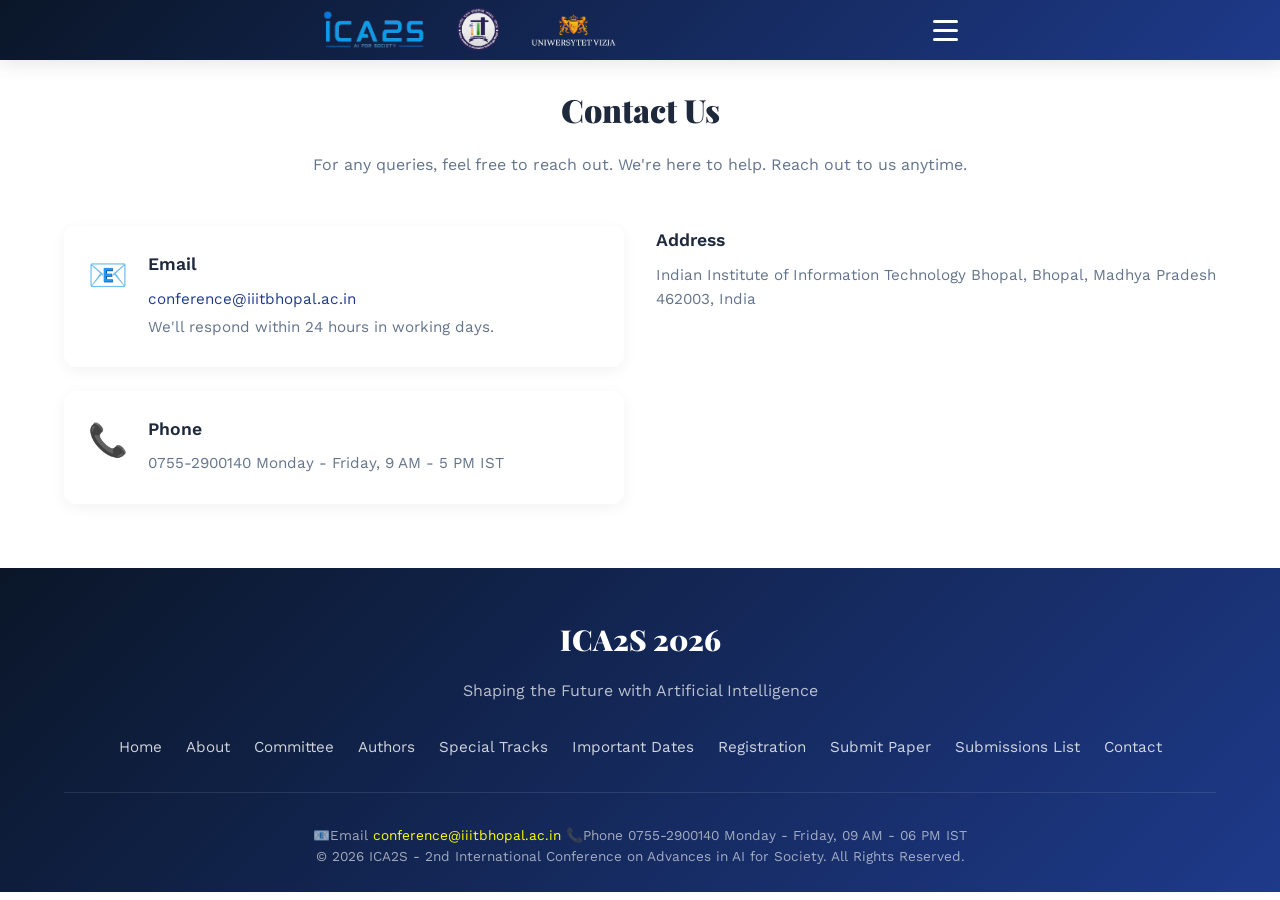
<file: contact.html>
<!DOCTYPE html>
<html lang="en">
<head>
    <meta charset="UTF-8">
    <meta name="viewport" content="width=device-width, initial-scale=1.0">
    <title>ICA2S 2026 -  International Conference on Advances in Artificial Intelligence for Society</title>
    <link rel="preconnect" href="https://fonts.googleapis.com">
    <link rel="preconnect" href="https://fonts.gstatic.com" crossorigin>
    <link href="https://fonts.googleapis.com/css2?family=Playfair+Display:wght@400;700;900&family=Work+Sans:wght@300;400;500;600&display=swap" rel="stylesheet">
    <link rel="icon" href="favicon/favicon.ico" type="image/x-icon">
    <link rel="stylesheet" href="css/style.css">
    <script src="scripts/script.js" defer></script>
</head>
<body>
    <!-- Fixed Navigation -->
    <div id="navbar-placeholder"></div>

    <!-- Contact Section -->
    <section id="contact">
        <div class="section-container">
            <div class="section-header">
                <h2 class="section-title">Contact Us</h2>
                <p class="section-description">
                    For any queries, feel free to reach out. We're here to help. Reach out to us anytime.
                </p>
            </div>
            <div class="contact-container">
                <div class="contact-info">
                    <div class="contact-item">
                        <div class="contact-icon">📧</div>
                        <div class="contact-details">
                            <h3>Email</h3>
                            <p><a href="mailto:conference@iiitbhopal.ac.in">conference@iiitbhopal.ac.in</a></p>
                            <p>We'll respond within 24 hours in working days.</p>
                        </div>
                    </div>
                    <div class="contact-item">
                        <div class="contact-icon">📞</div>
                        <div class="contact-details">
                            <h3>Phone</h3>
                            <p>0755-2900140 Monday - Friday, 9 AM - 5 PM IST</p>
                        </div>
                    </div>

                </div>
                <div class="contact-info">
                        <div class="contact-details">
                            <h3>Address</h3>
                            <p>Indian Institute of Information Technology Bhopal, Bhopal, Madhya Pradesh 462003, India</p>
                        </div>
              
    <iframe 
        src="https://www.google.com/maps?q=Indian+Institute+of+Information+Technology+Bhopal&output=embed"
        width="100%" 
        height="100%" 
        style="border:0;"
        allowfullscreen=""
        loading="lazy">
    </iframe>
				   
				   </div>
            </div>
        </div>
    </section>

    <!-- Footer -->
    <div id="footer-placeholder"></div>
</body>
</html>
</file>
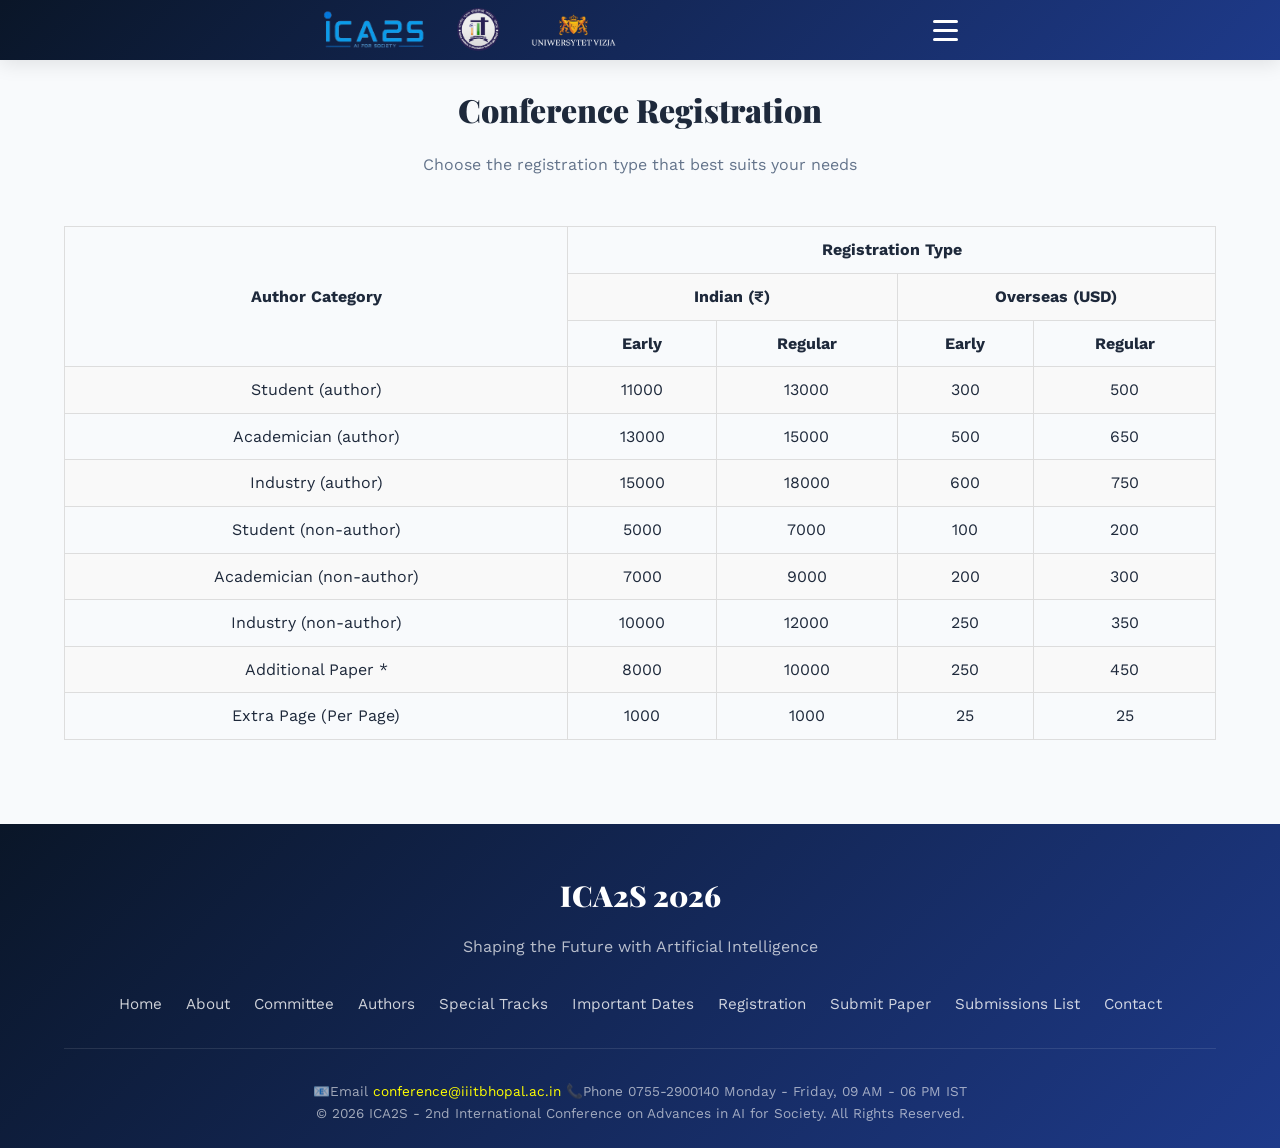
<file: registration.html>
<!DOCTYPE html>
<html lang="en">
<head>
    <meta charset="UTF-8">
    <meta name="viewport" content="width=device-width, initial-scale=1.0">
    <title>ICA2S 2026 -  International Conference on Advances in Artificial Intelligence for Society</title>
    <link rel="preconnect" href="https://fonts.googleapis.com">
    <link rel="preconnect" href="https://fonts.gstatic.com" crossorigin>
    <link href="https://fonts.googleapis.com/css2?family=Playfair+Display:wght@400;700;900&family=Work+Sans:wght@300;400;500;600&display=swap" rel="stylesheet">
    <link rel="icon" href="favicon/favicon.ico" type="image/x-icon">
    <link rel="stylesheet" href="css/style.css">
    <script src="scripts/script.js" defer></script>
</head>
<body>
    <!-- Fixed Navigation -->
    <div id="navbar-placeholder"></div>

    <!-- Registration Section -->
    <section id="registration">
        <div class="section-container">
            <div class="section-header">
                <h2 class="section-title">Conference Registration</h2>
                <p class="section-description">
                    Choose the registration type that best suits your needs
                </p>
            </div>
			
<!-- ================= DESKTOP TABLE ================= -->
<div class="table-container desktop-table">
<table>

<tr>
<th rowspan="3">Author Category</th>
<th colspan="4">Registration Type</th>
</tr>

<tr>
<th colspan="2">Indian (₹)</th>
<th colspan="2">Overseas (USD)</th>
</tr>

<tr>
<th>Early</th>
<th>Regular</th>
<th>Early</th>
<th>Regular</th>
</tr>

<tr><td>Student (author)</td><td>11000</td><td>13000</td><td>300</td><td>500</td></tr>
<tr><td>Academician (author)</td><td>13000</td><td>15000</td><td>500</td><td>650</td></tr>
<tr><td>Industry (author)</td><td>15000</td><td>18000</td><td>600</td><td>750</td></tr>
<tr><td>Student (non-author)</td><td>5000</td><td>7000</td><td>100</td><td>200</td></tr>
<tr><td>Academician (non-author)</td><td>7000</td><td>9000</td><td>200</td><td>300</td></tr>
<tr><td>Industry (non-author)</td><td>10000</td><td>12000</td><td>250</td><td>350</td></tr>
<tr><td>Additional Paper *</td><td>8000</td><td>10000</td><td>250</td><td>450</td></tr>
<tr><td>Extra Page (Per Page)</td><td>1000</td><td>1000</td><td>25</td><td>25</td></tr>

</table>
</div>

<!-- ================= MOBILE INDIAN TABLE ================= -->
<div class="mobile-table">

<div class="caption">Indian (₹)</div>

<table>
<tr>
<th>Category</th>
<th>Early</th>
<th>Regular</th>
</tr>

<tr><td>Student (author)</td><td>11000</td><td>13000</td></tr>
<tr><td>Academician (author)</td><td>13000</td><td>15000</td></tr>
<tr><td>Industry (author)</td><td>15000</td><td>18000</td></tr>
<tr><td>Student (non-author)</td><td>5000</td><td>7000</td></tr>
<tr><td>Academician (non-author)</td><td>7000</td><td>9000</td></tr>
<tr><td>Industry (non-author)</td><td>10000</td><td>12000</td></tr>
<tr><td>Additional Paper *</td><td>8000</td><td>10000</td></tr>
<tr><td>Extra Page (Per Page)</td><td>1000</td><td>1000</td></tr>

</table>

</div>

<!-- ================= MOBILE OVERSEAS TABLE ================= -->
<div class="mobile-table">

<div class="caption">Overseas (USD)</div>

<table>
<tr>
<th>Category</th>
<th>Early</th>
<th>Regular</th>
</tr>

<tr><td>Student (author)</td><td>300</td><td>500</td></tr>
<tr><td>Academician (author)</td><td>500</td><td>650</td></tr>
<tr><td>Industry (author)</td><td>600</td><td>750</td></tr>
<tr><td>Student (non-author)</td><td>100</td><td>200</td></tr>
<tr><td>Academician (non-author)</td><td>200</td><td>300</td></tr>
<tr><td>Industry (non-author)</td><td>250</td><td>350</td></tr>
<tr><td>Additional Paper *</td><td>250</td><td>450</td></tr>
<tr><td>Extra Page (Per Page)</td><td>25</td><td>25</td></tr>

</table>

</div>
      </div>
    </section>

    <!-- Footer -->
    <div id="footer-placeholder"></div>
</body>
</html>
</file>
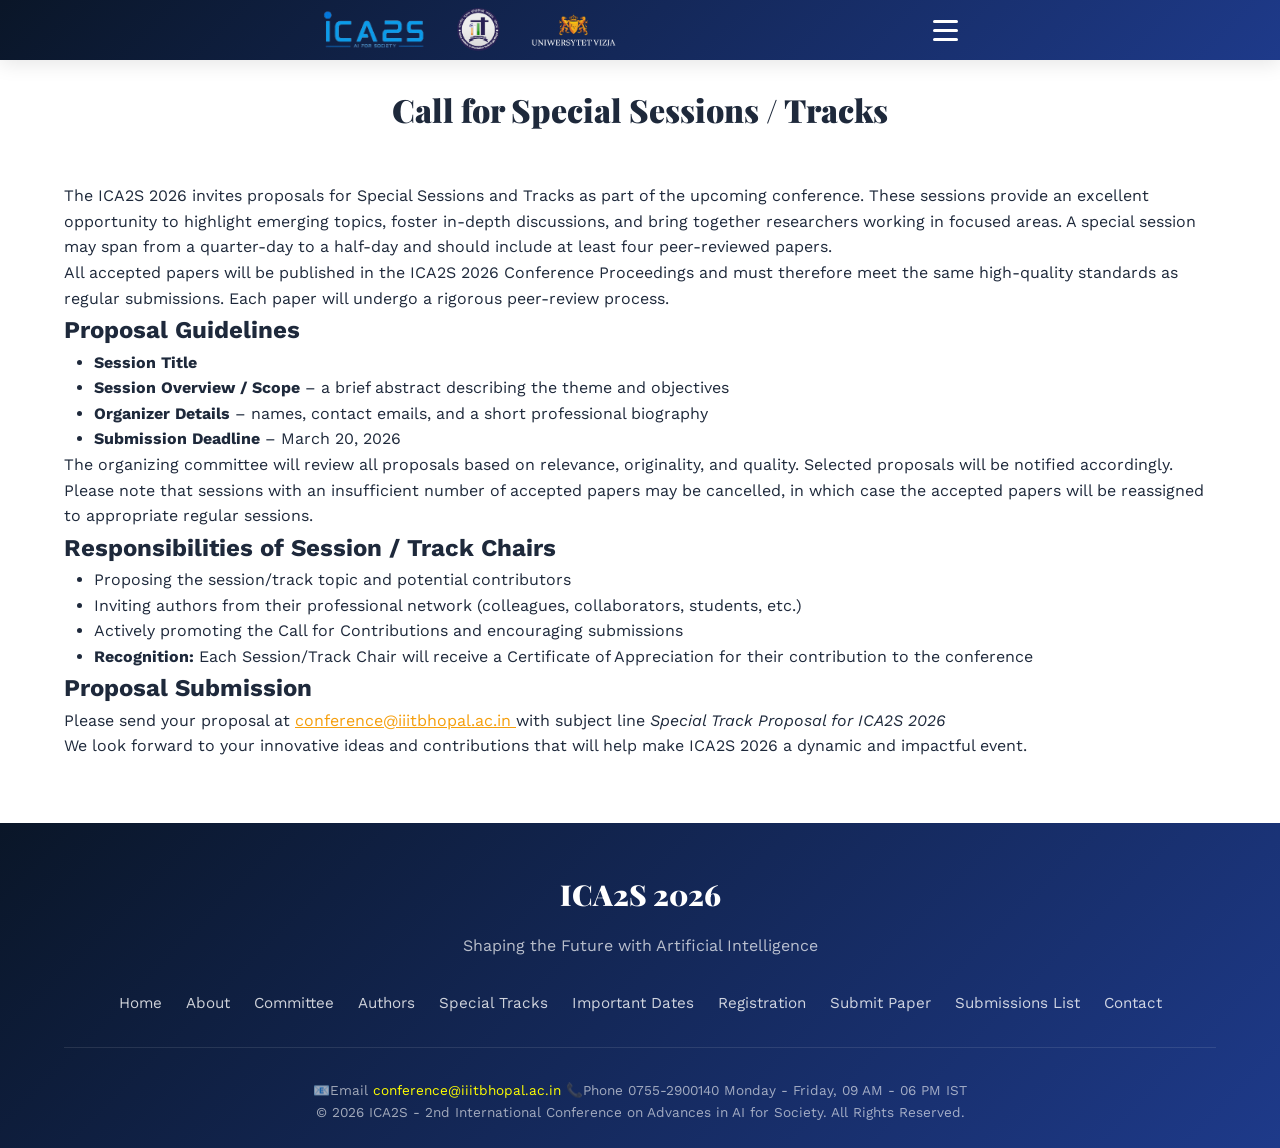
<file: special-track.html>
<!DOCTYPE html>
<html lang="en">
<head>
    <meta charset="UTF-8">
    <meta name="viewport" content="width=device-width, initial-scale=1.0">
    <title>ICA2S 2026 -  International Conference on Advances in Artificial Intelligence for Society</title>
    <link rel="preconnect" href="https://fonts.googleapis.com">
    <link rel="preconnect" href="https://fonts.gstatic.com" crossorigin>
    <link href="https://fonts.googleapis.com/css2?family=Playfair+Display:wght@400;700;900&family=Work+Sans:wght@300;400;500;600&display=swap" rel="stylesheet">
    <link rel="icon" href="favicon/favicon.ico" type="image/x-icon">
    <link rel="stylesheet" href="css/style.css">
    <script src="scripts/script.js" defer></script>
</head>
<body>
    <!-- Fixed Navigation -->
    <div id="navbar-placeholder"></div>

    <section id="special-track">
        <div class="section-container">
            <div class="section-header">
                <h2 class="section-title"> Call for Special Sessions / Tracks</h2>
                <p class="section-description">
                

                </p>
            </div>
			
			
			The ICA2S 2026 invites proposals for Special Sessions and Tracks as part of the upcoming conference. These sessions provide an excellent opportunity to highlight emerging topics, foster in-depth discussions, and bring together researchers working in focused areas. A special session may span from a quarter-day to a half-day and should include at least four peer-reviewed papers.
						
			<div class="">
			   All accepted papers will be published in the ICA2S 2026 Conference Proceedings and must therefore meet the same high-quality standards as regular submissions. Each paper will undergo a rigorous peer-review process.
			<h2 class="">
        Proposal Guidelines
      </h2>
      <ul class="" style="margin-left:30px;">
        <li><strong>Session Title</strong></li>
        <li>
          <strong>Session Overview / Scope</strong> – a brief abstract
          describing the theme and objectives
        </li>
        <li>
          <strong>Organizer Details</strong> – names, contact emails, and a
          short professional biography
        </li>
        <li>
          <strong>Submission Deadline</strong> –
          <span class="text-purple-400">March 20, 2026</span>
        </li>
      </ul>

      <p class="">
        The organizing committee will review all proposals based on relevance,
        originality, and quality. Selected proposals will be notified
        accordingly. Please note that sessions with an insufficient number of
        accepted papers may be cancelled, in which case the accepted papers will
        be reassigned to appropriate regular sessions.
      </p>

      <h2 class="">
        Responsibilities of Session / Track Chairs
      </h2>
      <ul class="" style="margin-left:30px;">
        <li>Proposing the session/track topic and potential contributors</li>
        <li>
          Inviting authors from their professional network (colleagues,
          collaborators, students, etc.)
        </li>
        <li>
          Actively promoting the Call for Contributions and encouraging
          submissions
        </li>
        <li>
          <strong>Recognition:</strong> Each Session/Track Chair will receive a
          Certificate of Appreciation for their contribution to the conference
        </li>
      </ul>

      <h2 class="">
        Proposal Submission
      </h2>
      <p class="">
        Please send your proposal at
        <a
          href="mailto:conference@iiitbhopal.ac.in"
          class=""
        >
          conference@iiitbhopal.ac.in
        </a>
        with subject line <em>Special Track Proposal for ICA2S 2026</em>
      </p>

      <p class="">
        We look forward to your innovative ideas and contributions that will
        help make ICA2S 2026 a dynamic and impactful event.
      </p>
   
		</div>
		</div>
	</section>


    <!-- Footer -->
    <div id="footer-placeholder"></div>
</body>
</html>
</file>
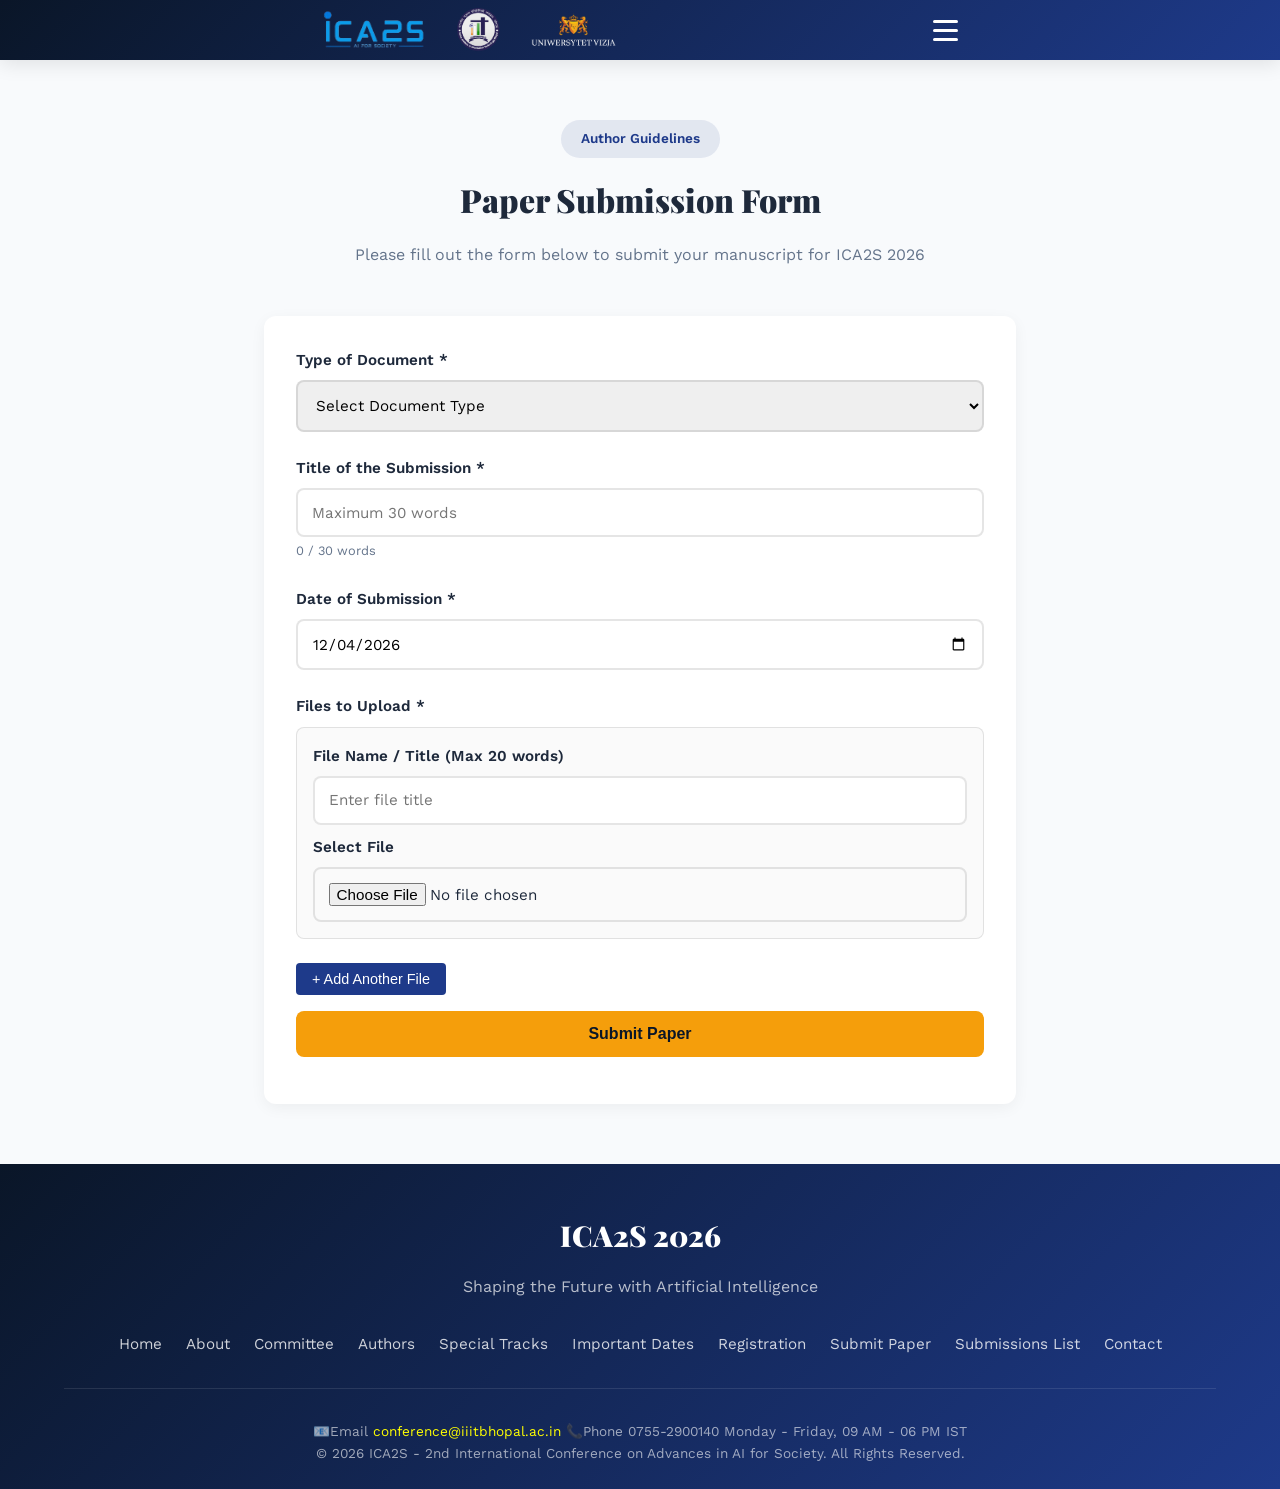
<file: submission.html>
<!DOCTYPE html>
<html lang="en">

<head>
    <meta charset="UTF-8">
    <meta name="viewport" content="width=device-width, initial-scale=1.0">
    <title>Submit Paper - ICA2S 2026</title>
    <link rel="preconnect" href="https://fonts.googleapis.com">
    <link rel="preconnect" href="https://fonts.gstatic.com" crossorigin>
    <link rel="icon" href="favicon/favicon.ico" type="image/x-icon">
    <link
        href="https://fonts.googleapis.com/css2?family=Playfair+Display:wght@400;700;900&family=Work+Sans:wght@300;400;500;600&display=swap"
        rel="stylesheet">
    <link rel="stylesheet" href="css/style.css">
    <script src="scripts/script.js" defer></script>

</head>

<body style="padding-top: 0px; margin: 0px;">
    <!-- Fixed Navigation -->
    <div id="navbar-placeholder"></div>

    <section class="mainn" style="margin: 0; padding: 120px 0 60px; background: var(--light-bg); min-height: 100vh;">
        <div class="section-container" style="max-width: 800px;">
            <div class="section-header">
                <span class="section-badge">Author Guidelines</span>
                <h2 class="section-title">Paper Submission Form</h2>
                <p class="section-description">Please fill out the form below to submit your manuscript for ICA2S 2026
                </p>
            </div>

            <div class="contact-form">
                <form id="submissionForm">
                    <div class="form-group">
                        <label for="docType">Type of Document *</label>
                        <select id="docType" required>
                            <option value="">Select Document Type</option>
                            <option value="Full Paper">Full Paper</option>
                            <option value="Block Diagram">Block Diagram</option>
                            <option value="Abstract Only">Abstract Only</option>
                            <option value="Complete Paper (LaTeX file in ZIP)">Complete Paper (LaTeX file in ZIP)
                            </option>
                        </select>
                    </div>

                    <div class="form-group">
                        <label for="postTitle">Title of the Submission *</label>
                        <input type="text" id="postTitle" required placeholder="Maximum 30 words"
                            oninput="limitWords(this, 30)">
                        <small style="color:var(--text-light);font-size:0.8rem;" id="titleWordCount">0 / 30
                            words</small>
                    </div>

                    <div class="form-group">
                        <label for="submitDate">Date of Submission *</label>
                        <input type="date" id="submitDate" required>
                    </div>

                    <div id="fileEntriesContainer">
                        <div class="form-group">
                            <label>Files to Upload *</label>
                            <div class="file-entry">
                                <label>File Name / Title (Max 20 words)</label>
                                <input type="text" class="file-title" required placeholder="Enter file title"
                                    oninput="limitWords(this, 20)">
                                <label style="margin-top:10px;">Select File</label>
                                <input type="file" class="file-upload" required
                                    accept=".pdf,.doc,.docx,.zip,.png,.jpg,.jpeg">
                            </div>
                        </div>
                    </div>

                    <button type="button" class="add-file-btn" onclick="addFileEntry()">+ Add Another File</button>

                    <button type="submit" class="submit-button">Submit Paper</button>
                    <div id="formMessage" style="margin-top: 15px; font-weight: bold; text-align: center;"></div>
                </form>
            </div>
        </div>
    </section>

    <!-- Footer -->
    <div id="footer-placeholder"></div>


</body>

</html>
</file>
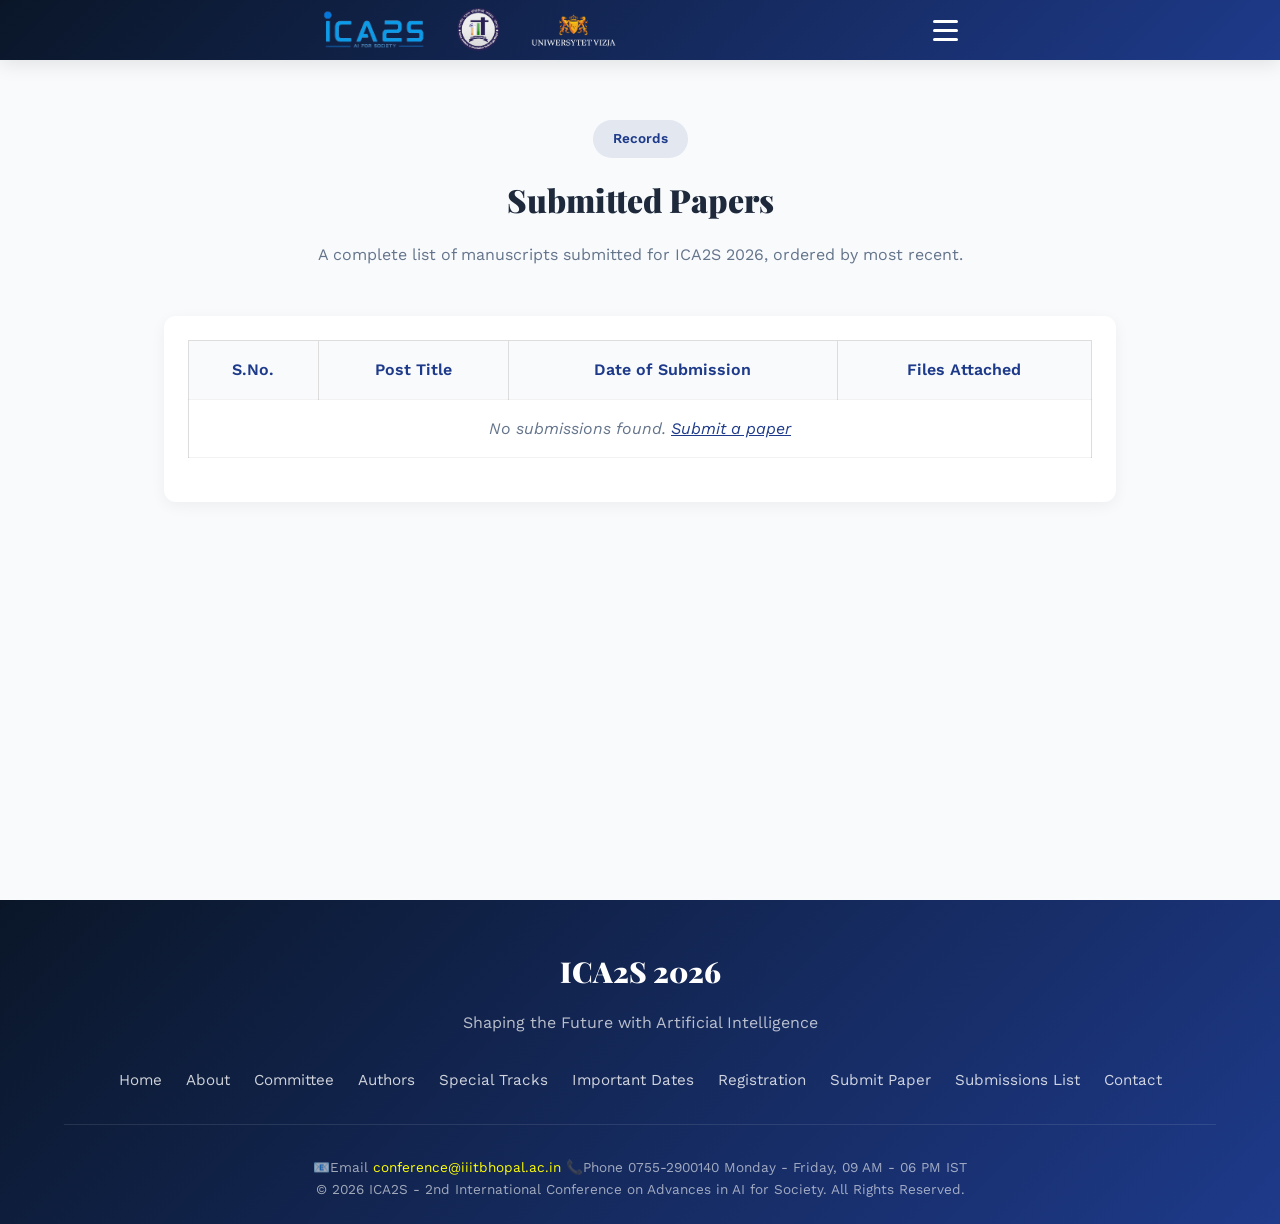
<file: submissions-list.html>
<!DOCTYPE html>
<html lang="en">

<head>
    <meta charset="UTF-8">
    <meta name="viewport" content="width=device-width, initial-scale=1.0">
    <title>Submissions List - ICA2S 2026</title>
    <link rel="preconnect" href="https://fonts.googleapis.com">
    <link rel="preconnect" href="https://fonts.gstatic.com" crossorigin>
    <link rel="icon" href="favicon/favicon.ico" type="image/x-icon">
    <link
        href="https://fonts.googleapis.com/css2?family=Playfair+Display:wght@400;700;900&family=Work+Sans:wght@300;400;500;600&display=swap"
        rel="stylesheet">
    <link rel="stylesheet" href="css/style.css">
    <script src="scripts/script.js" defer></script>

</head>

<body style="padding-top: 0px; margin: 0px;">
    <!-- Fixed Navigation -->
    <div id="navbar-placeholder"></div>

    <section class="mainn" style="margin: 0; padding: 120px 0 60px; background: var(--light-bg); min-height: 100vh;">
        <div class="section-container" style="max-width: 1000px;">
            <div class="section-header">
                <span class="section-badge">Records</span>
                <h2 class="section-title">Submitted Papers</h2>
                <p class="section-description">A complete list of manuscripts submitted for ICA2S 2026, ordered by most
                    recent.</p>
            </div>

            <div class="table-wrapper">

                <table class="submission-table">
                    <thead>
                        <tr>
                            <th>S.No.</th>
                            <th>Post Title</th>
                            <th>Date of Submission</th>
                            <th>Files Attached</th>
                        </tr>
                    </thead>
                    <tbody id="tableBody">
                        <!-- Content populated via JS -->
                    </tbody>
                </table>
            </div>
        </div>
    </section>

    <!-- Footer -->
    <div id="footer-placeholder"></div>


</body>

</html>
</file>
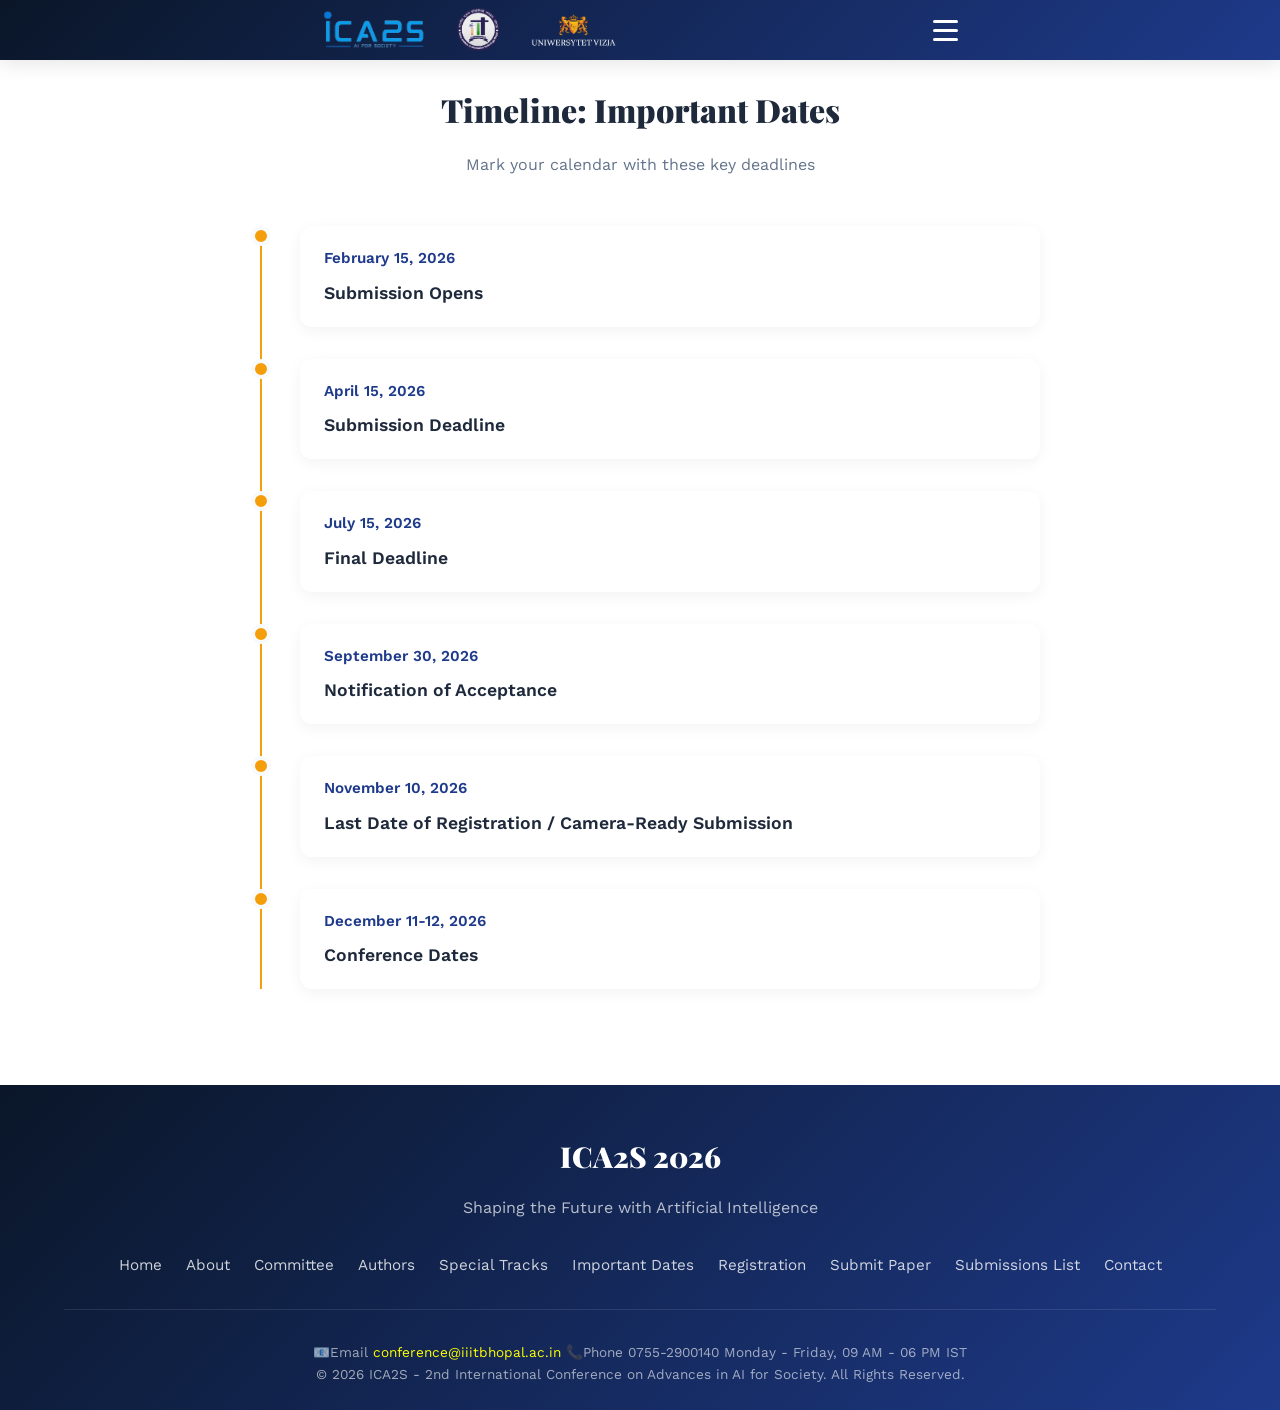
<file: timeline.html>
<!DOCTYPE html>
<html lang="en">
<head>
    <meta charset="UTF-8">
    <meta name="viewport" content="width=device-width, initial-scale=1.0">
    <title>ICA2S 2026 -  International Conference on Advances in Artificial Intelligence for Society</title>
    <link rel="preconnect" href="https://fonts.googleapis.com">
    <link rel="preconnect" href="https://fonts.gstatic.com" crossorigin>
    <link href="https://fonts.googleapis.com/css2?family=Playfair+Display:wght@400;700;900&family=Work+Sans:wght@300;400;500;600&display=swap" rel="stylesheet">
    <link rel="icon" href="favicon/favicon.ico" type="image/x-icon">
    <link rel="stylesheet" href="css/style.css">
    <script src="scripts/script.js" defer></script>
</head>
<body>
    <!-- Fixed Navigation -->
    <div id="navbar-placeholder"></div>
   
    <!-- Important Dates Section -->
    <section id="timeline">
        <div class="section-container">
            <div class="section-header">
                <h2 class="section-title">Timeline: Important Dates</h2>
                <p class="section-description">
                    Mark your calendar with these key deadlines
                </p>
            </div>
            <div class="timeline">
                <div class="timeline-item">
                    <div class="timeline-dot"></div>
                    <div class="timeline-content">
                        <div class="timeline-date">February 15, 2026</div>
                        <div class="timeline-title"> Submission Opens</div>
                    </div>
                </div>
                <div class="timeline-item">
                    <div class="timeline-dot"></div>
                    <div class="timeline-content">
                        <div class="timeline-date">April 15, 2026</div>
                        <div class="timeline-title"> Submission Deadline</div>
                    </div>
                </div>
				<div class="timeline-item">
                    <div class="timeline-dot"></div>
                    <div class="timeline-content">
                        <div class="timeline-date">July 15, 2026</div>
                        <div class="timeline-title">Final Deadline</div>
                    </div>
                </div>
                <div class="timeline-item">
                    <div class="timeline-dot"></div>
                    <div class="timeline-content">
                        <div class="timeline-date">September 30, 2026</div>
                        <div class="timeline-title">Notification of Acceptance</div>
                    </div>
                </div>
                <div class="timeline-item">
                    <div class="timeline-dot"></div>
                    <div class="timeline-content">
                        <div class="timeline-date">November 10, 2026</div>
                        <div class="timeline-title">Last Date of Registration / Camera-Ready Submission</div>
                    </div>
                </div>
                <div class="timeline-item">
                    <div class="timeline-dot"></div>
                    <div class="timeline-content">
                        <div class="timeline-date">December 11-12, 2026</div>
                        <div class="timeline-title">Conference Dates</div>
                    </div>
                </div>
            </div>
        </div>
    </section>			

    <!-- Footer -->
    <div id="footer-placeholder"></div>
</body>
</html>
</file>
<file: css/style.css>
:root {
    --primary-dark: #0a1628;
    --primary-blue: #1e3a8a;
    --accent-gold: #f59e0b;
    --accent-teal: #06b6d4;
    --light-bg: #f8fafc;
    --text-dark: #1e293b;
    --text-light: #64748b;
    --nav-height: 70px;
}

* {
    margin: 0;
    padding: 0;
    box-sizing: border-box;
}

html {
    scroll-behavior: smooth;
    scroll-padding-top: var(--nav-height);
}

body {
    padding-top: 20px;
    font-family: 'Work Sans', sans-serif;
    color: var(--text-dark);
    line-height: 1.6;
    overflow-x: hidden;
    word-wrap: break-word;
    overflow-wrap: break-word;
}

a {
    color: var(--accent-gold);
}

/* Fixed Navigation */
nav {
    position: fixed;
    top: 0;
    left: 0;
    right: 0;
    height: var(--nav-height);
    background: linear-gradient(135deg, var(--primary-dark) 0%, var(--primary-blue) 100%);
    z-index: 1000;
    box-shadow: 0 4px 20px rgba(0, 0, 0, 0.1);
    transition: all 0.3s ease;
}

nav.scrolled {
    box-shadow: 0 4px 30px rgba(0, 0, 0, 0.2);
}

.nav-container {
    max-width: 1400px;
    margin: 0 auto;
    height: 100%;
    display: flex;
    align-items: center;
    justify-content: space-evenly;
    padding: 0 1vw;
}

.logo {
    font-family: 'Playfair Display', serif;
    font-size: 1.5rem;
    font-weight: 900;
    color: white;
    letter-spacing: -0.02em;
    display: flex;
    align-items: center;
    gap: 0.5rem;
    z-index: 1001;
    flex-shrink: 0;
}

.logo-accent {
    color: var(--accent-gold);
    font-size: 1.7rem;
}

/* Hamburger Menu */
.menu-toggle {
    display: none;
    flex-direction: column;
    cursor: pointer;
    z-index: 1001;
    background: none;
    border: none;
    padding: 0.5rem;
}

.menu-toggle span {
    width: 25px;
    height: 3px;
    background: white;
    margin: 3px 0;
    transition: all 0.3s ease;
    border-radius: 3px;
}

.menu-toggle.active span:nth-child(1) {
    transform: rotate(45deg) translate(7px, 7px);
}

.menu-toggle.active span:nth-child(2) {
    opacity: 0;
}

.menu-toggle.active span:nth-child(3) {
    transform: rotate(-45deg) translate(7px, -7px);
}

.nav-menu {
    display: flex;
    list-style: none;
    gap: 0;
    align-items: center;
}

.nav-menu li {
    position: relative;
}

.nav-menu a {
    display: block;
    padding: 0.75rem 0.45rem;
    color: rgba(255, 255, 255, 0.9);
    text-decoration: none;
    font-weight: 500;
    font-size: 0.9rem;
    letter-spacing: 0.02em;
    transition: all 0.3s ease;
    position: relative;
    white-space: nowrap;
}

.nav-menu a::before {
    content: '';
    position: absolute;
    bottom: 0;
    left: 50%;
    width: 0;
    height: 3px;
    background: var(--accent-gold);
    transform: translateX(-50%);
    transition: width 0.3s ease;
}

.nav-menu a:hover {
    color: white;
}

.nav-menu a:hover::before {
    width: 60%;
}

.nav-menu a.active {
    color: var(--accent-gold);
}

/* Hero Section */
.main {
    background: linear-gradient(135deg, var(--primary-dark) 0%, var(--primary-blue) 50%, #1e40af 100%);
    display: flex;
    align-items: center;
    justify-content: center;
    position: relative;
    overflow: hidden;
    padding-top: var(--nav-height);
}

.main::before {
    content: '';
    position: absolute;
    top: 0;
    left: 0;
    right: 0;
    bottom: 0;
    background: url('data:image/svg+xml,<svg width="100" height="100" xmlns="http://www.w3.org/2000/svg"><defs><pattern id="grid" width="100" height="100" patternUnits="userSpaceOnUse"><path d="M 100 0 L 0 0 0 100" fill="none" stroke="rgba(255,255,255,0.03)" stroke-width="1"/></pattern></defs><rect width="100%" height="100%" fill="url(%23grid)" /></svg>');
    opacity: 0.5;
}



/* Hero Section */
.hero {
    background: linear-gradient(135deg, var(--primary-dark) 0%, var(--primary-blue) 50%, #1e40af 100%);
    display: flex;
    align-items: center;
    justify-content: center;
    position: relative;

}

.hero::before {
    content: '';
    position: absolute;
    background: url('data:image/svg+xml,<svg width="100" height="100" xmlns="http://www.w3.org/2000/svg"><defs><pattern id="grid" width="100" height="100" patternUnits="userSpaceOnUse"><path d="M 100 0 L 0 0 0 100" fill="none" stroke="rgba(255,255,255,0.03)" stroke-width="1"/></pattern></defs><rect width="100%" height="100%" fill="url(%23grid)" /></svg>');
    opacity: 0.5;
}

.hero-content {
    max-width: 1200px;
    margin: 0 auto;
    padding: 2rem 1.5rem;
    text-align: center;
    position: relative;
    z-index: 1;
}

.hero-img {

    max-width: 1200px;
    margin: 0px auto;
}

.hero-main {
    background: linear-gradient(135deg, var(--primary-dark) 0%, var(--primary-blue) 50%, #1e40af 100%);
    margin: 0 auto;
    padding: 2rem 1.5rem;
    text-align: center;
    position: relative;
    z-index: 1;
    color: white;
}

.hero-badge {
    display: inline-block;
    background: rgba(245, 158, 11, 0.2);
    color: var(--accent-gold);
    padding: 0.5rem 1.5rem;
    border-radius: 50px;
    font-size: 0.85rem;
    font-weight: 600;
    margin-bottom: 1.5rem;
    border: 2px solid var(--accent-gold);
    animation: fadeInUp 0.8s ease-out;
}

.hero h1 {

    font-size: clamp(1.6rem, 5vw, 2.5rem);
    font-weight: 900;
    color: white;
    line-height: 1.2;
    margin-bottom: 1rem;
    animation: fadeInUp 0.8s ease-out 0.2s both;
}

.hero-main h1 {

    font-size: clamp(1.6rem, 5vw, 2.5rem);
    font-weight: 900;
    color: white;
    line-height: 1.2;
    margin-bottom: 1rem;
    animation: fadeInUp 0.8s ease-out 0.2s both;
}

.hero-subtitle {
    font-size: 1.1rem;
    color: rgba(255, 255, 255, 0.9);
    margin-bottom: 1rem;
    font-weight: 300;
    animation: fadeInUp 0.8s ease-out 0.4s both;
}

.hero-date {
    font-size: 1rem;
    color: var(--accent-gold);
    margin-bottom: 2rem;
    font-weight: 600;
    animation: fadeInUp 0.8s ease-out 0.6s both;
}

.hero-cta {
    display: flex;
    flex-direction: column;
    gap: 1rem;
    align-items: center;
    animation: fadeInUp 0.8s ease-out 0.8s both;
}

.cta-button {
    padding: 1rem 2rem;
    font-size: 1rem;
    font-weight: 600;
    border: none;
    border-radius: 8px;
    cursor: pointer;
    text-decoration: none;
    transition: all 0.3s ease;
    display: inline-block;
    min-width: 200px;
    text-align: center;
}

.cta-primary {
    background: var(--accent-gold);
    color: var(--primary-dark);
}

.cta-primary:hover {
    background: #d97706;
    transform: translateY(-2px);
    box-shadow: 0 10px 30px rgba(245, 158, 11, 0.3);
}

.cta-secondary {
    background: transparent;
    color: white;
    border: 2px solid white;
}

.cta-secondary:hover {
    background: white;
    color: var(--primary-blue);
    transform: translateY(-2px);
}

@keyframes fadeInUp {
    from {
        opacity: 0;
        transform: translateY(30px);
    }

    to {
        opacity: 1;
        transform: translateY(0);
    }
}

/* Section Styles */
section {
    padding: 4rem 0;
}

.section-container {
    max-width: 1200px;
    margin: 0 auto;
    padding: 0 1.5rem;
}

.section-header {
    text-align: center;
    margin-bottom: 3rem;
}

.section-badge {
    display: inline-block;
    background: rgba(30, 58, 138, 0.1);
    color: var(--primary-blue);
    padding: 0.5rem 1.25rem;
    border-radius: 50px;
    font-size: 0.85rem;
    font-weight: 600;
    margin-bottom: 1rem;
}

.section-title {
    font-family: 'Playfair Display', serif;
    font-size: 2rem;
    font-weight: 900;
    color: var(--text-dark);
    margin-bottom: 1rem;
}

.section-description {
    font-size: 1rem;
    color: var(--text-light);
    max-width: 700px;
    margin: 0 auto;
    line-height: 1.7;
}

/* About Section */
#about {
    background: var(--light-bg);
}

.about-content {
    display: grid;
    gap: 2rem;
    margin-top: 2rem;
}

.about-text {
    font-size: 1.05rem;
    color: var(--text-dark);
    line-height: 1.8;
}

.about-text p {
    margin-bottom: 1.25rem;
}

.stats-grid {
    display: grid;
    grid-template-columns: repeat(auto-fit, minmax(140px, 1fr));
    gap: 1.5rem;
    margin-top: 2.5rem;
}

.stat-card {
    background: white;
    padding: 1.5rem;
    border-radius: 12px;
    text-align: center;
    box-shadow: 0 4px 15px rgba(0, 0, 0, 0.05);
    transition: transform 0.3s ease, box-shadow 0.3s ease;
}

.stat-card:hover {
    transform: translateY(-5px);
    box-shadow: 0 8px 25px rgba(0, 0, 0, 0.1);
}

.stat-number {
    font-family: 'Playfair Display', serif;
    font-size: 2rem;
    font-weight: 900;
    color: var(--primary-blue);
    display: block;
    margin-bottom: 0.25rem;
}

.stat-label {
    font-size: 0.9rem;
    color: var(--text-light);
}

/* Themes Section */
.themes-grid {
    display: grid;
    grid-template-columns: repeat(auto-fit, minmax(240px, 1fr));
    gap: 1.5rem;
    margin-top: 2rem;
}

.theme-card {
    background: white;
    padding: 1.75rem;
    border-radius: 12px;
    box-shadow: 0 4px 15px rgba(0, 0, 0, 0.05);
    transition: all 0.3s ease;
    border-top: 4px solid var(--accent-teal);
}

.theme-card:hover {
    transform: translateY(-5px);
    box-shadow: 0 8px 30px rgba(0, 0, 0, 0.12);
}

.theme-icon {
    font-size: 1 rem;
    margin-bottom: 1rem;
    font-style: bold;
    display: block;
}

.theme-card h3 {
    font-size: 1.25rem;
    color: var(--text-dark);
    margin-bottom: 0.75rem;
    font-weight: 600;
}

.theme-card p {
    color: var(--text-light);
    font-size: 0.95rem;
    line-height: 1.6;
}

/* Timeline Section */
#dates {
    background: var(--light-bg);
}

.timeline {
    max-width: 800px;
    margin: 2rem auto 0;
    position: relative;
}

.timeline::before {
    content: '';
    position: absolute;
    left: 20px;
    top: 0;
    bottom: 0;
    width: 2px;
    background: var(--accent-gold);
}

.timeline-item {
    position: relative;
    padding-left: 60px;
    margin-bottom: 2rem;
}

.timeline-dot {
    position: absolute;
    left: 11px;
    top: 0;
    width: 20px;
    height: 20px;
    border-radius: 50%;
    background: var(--accent-gold);
    border: 4px solid var(--light-bg);
    z-index: 1;
}

.timeline-content {
    background: white;
    padding: 1.25rem 1.5rem;
    border-radius: 12px;
    box-shadow: 0 4px 15px rgba(0, 0, 0, 0.05);
}

.timeline-date {
    font-weight: 600;
    color: var(--primary-blue);
    margin-bottom: 0.5rem;
    font-size: 0.95rem;
}

.timeline-title {
    font-size: 1.1rem;
    color: var(--text-dark);
    font-weight: 600;
}

/* Committee Section */
.committee-grid {
    display: grid;
    grid-template-columns: repeat(auto-fit, minmax(250px, 1fr));
    gap: 1.5rem;
    margin-top: 2rem;
}

.committee-card {
    background: white;
    padding: 1.75rem;
    border-radius: 12px;
    text-align: center;
    box-shadow: 0 4px 15px rgba(0, 0, 0, 0.05);
    transition: all 0.3s ease;
}

.committee-card:hover {
    transform: translateY(-5px);
    box-shadow: 0 8px 30px rgba(0, 0, 0, 0.12);
}

.committee-photo {
    width: 200px;
    height: 200px;
    margin: 0 auto 1rem;
    display: flex;
    align-items: center;
    justify-content: center;
    font-size: 2.5rem;
    color: white;
}

.committee-card h3 {
    font-size: 1.1rem;
    color: var(--text-dark);
    margin-bottom: 0.25rem;
    font-weight: 600;
}

.committee-role {
    color: var(--primary-blue);
    font-weight: 600;
    font-size: 0.9rem;
    margin-bottom: 0.5rem;
}

.committee-affiliation {
    color: var(--text-light);
    font-size: 0.85rem;
}

/* Text-only committee card (no photo) */
.committee-grid-text {
    grid-template-columns: repeat(auto-fill, minmax(210px, 1fr));
    align-items: stretch;
}

.committee-card-text {
    display: flex;
    flex-direction: column;
    align-items: center;
    justify-content: flex-start;
    padding: 1.5rem 1.25rem;
}

.committee-avatar {
    width: 56px;
    height: 56px;
    border-radius: 50%;
    background: linear-gradient(135deg, var(--primary-blue), var(--accent-teal));
    color: white;
    font-size: 1.1rem;
    font-weight: 700;
    display: flex;
    align-items: center;
    justify-content: center;
    margin-bottom: 0.85rem;
    flex-shrink: 0;
    letter-spacing: 0.5px;
}

.designation-affiliation {
    color: var(--text-light);
    font-size: 0.85rem;
    line-height: 1.5;
    margin-top: 0.2rem;
    text-align: center;
    word-break: break-word;
}

.designation-role {
    color: var(--primary-blue);
    font-weight: 600;
    font-size: 0.9rem;
    margin-bottom: 0.5rem;
}

/* Registration Section */
#registration {
    background: var(--light-bg);
}

.registration-grid {
    display: grid;
    grid-template-columns: repeat(auto-fit, minmax(280px, 1fr));
    gap: 1.5rem;
    margin-top: 2rem;
}

.registration-card {
    background: white;
    padding: 2rem 1.5rem;
    border-radius: 12px;
    box-shadow: 0 4px 15px rgba(0, 0, 0, 0.05);
    transition: all 0.3s ease;
    text-align: center;
}

.registration-card:hover {
    transform: translateY(-5px);
    box-shadow: 0 8px 30px rgba(0, 0, 0, 0.12);
}

.registration-type {
    font-size: 1.25rem;
    font-weight: 700;
    color: var(--primary-blue);
    margin-bottom: 1rem;
}

.registration-price {
    font-family: 'Playfair Display', serif;
    font-size: 2.5rem;
    font-weight: 900;
    color: var(--text-dark);
    margin-bottom: 1.5rem;
}

.registration-price span {
    font-size: 1rem;
    color: var(--text-light);
    font-family: 'Work Sans', sans-serif;
}

.registration-features {
    list-style: none;
    margin-bottom: 1.5rem;
    text-align: left;
}

.registration-features li {
    padding: 0.5rem 0;
    color: var(--text-dark);
    font-size: 0.9rem;
    border-bottom: 1px solid rgba(0, 0, 0, 0.05);
}

.registration-features li::before {
    content: '✓';
    color: var(--accent-teal);
    font-weight: bold;
    margin-right: 0.75rem;
}

.register-button {
    width: 100%;
    padding: 0.9rem;
    background: var(--primary-blue);
    color: white;
    border: none;
    border-radius: 8px;
    font-size: 1rem;
    font-weight: 600;
    cursor: pointer;
    transition: all 0.3s ease;
}

.register-button:hover {
    background: var(--primary-dark);
    transform: translateY(-2px);
}

/* Contact Section */
.contact-container {
    display: grid;
    grid-template-columns: repeat(auto-fit, minmax(280px, 1fr));
    gap: 2rem;
    margin-top: 2rem;
}

.contact-info {
    display: grid;
    gap: 1.5rem;
}

.contact-item {
    display: flex;
    gap: 1.25rem;
    background: white;
    padding: 1.5rem;
    border-radius: 12px;
    box-shadow: 0 4px 15px rgba(0, 0, 0, 0.05);
}

.contact-icon {
    font-size: 2rem;
    flex-shrink: 0;
}

.contact-details h3 {
    font-size: 1.1rem;
    color: var(--text-dark);
    margin-bottom: 0.5rem;
    font-weight: 600;
}

.contact-details p {
    color: var(--text-light);
    font-size: 0.95rem;
    margin-bottom: 0.25rem;
}

.contact-details a {
    color: var(--primary-blue);
    text-decoration: none;
}

.contact-form {
    background: white;
    padding: 2rem;
    border-radius: 12px;
    box-shadow: 0 4px 15px rgba(0, 0, 0, 0.05);
}

.form-group {
    margin-bottom: 1.5rem;
}

.form-group label {
    display: block;
    margin-bottom: 0.5rem;
    color: var(--text-dark);
    font-weight: 600;
    font-size: 0.95rem;
}

.form-group input,
.form-group textarea {
    width: 100%;
    padding: 0.85rem;
    border: 2px solid rgba(0, 0, 0, 0.1);
    border-radius: 8px;
    font-family: 'Work Sans', sans-serif;
    font-size: 0.95rem;
    transition: border-color 0.3s ease;
}

.form-group input:focus,
.form-group textarea:focus {
    outline: none;
    border-color: var(--primary-blue);
}

.form-group textarea {
    resize: vertical;
    min-height: 130px;
}

.submit-button {
    width: 100%;
    padding: 0.9rem;
    background: var(--accent-gold);
    color: var(--primary-dark);
    border: none;
    border-radius: 8px;
    font-size: 1rem;
    font-weight: 600;
    cursor: pointer;
    transition: all 0.3s ease;
}

.submit-button:hover {
    background: #d97706;
    transform: translateY(-2px);
}

/* Footer */
footer {
    background: linear-gradient(135deg, var(--primary-dark) 0%, var(--primary-blue) 100%);
    color: white;
    padding: 3rem 0 1.5rem;
}

.footer-content {
    max-width: 1200px;
    margin: 0 auto;
    padding: 0 1.5rem;
    text-align: center;
}

.footer-logo {
    font-family: 'Playfair Display', serif;
    font-size: 1.8rem;
    font-weight: 900;
    margin-bottom: 1rem;
}

.footer-links {
    display: flex;
    flex-wrap: wrap;
    justify-content: center;
    gap: 1.5rem;
    margin: 2rem 0;
}

.footer-links a {
    color: rgba(255, 255, 255, 0.8);
    text-decoration: none;
    font-size: 0.95rem;
    transition: color 0.3s ease;
}

.footer-links a:hover {
    color: var(--accent-gold);
}

.footer-copyright {
    padding-top: 2rem;
    border-top: 1px solid rgba(255, 255, 255, 0.1);
    color: rgba(255, 255, 255, 0.6);
    font-size: 0.85rem;
}

.table-container {
    width: 100%;
    overflow-x: auto;
}

/* Common table style */
table {
    border-collapse: collapse;
    width: 100%;
    margin-bottom: 20px;
}

th,
td {
    border: 1px solid #ddd;
    padding: 10px;
    text-align: center;
}

th {}

tr:nth-child(even) {
    background: #f9f9f9;
}

/* Hide mobile tables on desktop */
.mobile-table {
    display: none;
}

.caption {
    font-size: 20px;
    font-weight: bold;
    margin: 15px 0;
}

/* Mobile Responsive Styles */
@media (max-width: 1280px) {
    :root {
        --nav-height: 60px;
    }

    .menu-toggle {
        display: flex;
    }

    .nav-menu {
        position: fixed;
        top: var(--nav-height);
        left: -100%;
        width: 100%;
        height: calc(100vh - var(--nav-height));
        background: linear-gradient(135deg, var(--primary-dark) 0%, var(--primary-blue) 100%);
        flex-direction: column;
        align-items: center;
        justify-content: flex-start;
        padding: 2rem 0;
        transition: left 0.3s ease;
        overflow-y: auto;
    }

    .nav-menu.active {
        left: 0;
    }

    .nav-menu li {
        width: 100%;
        text-align: center;
    }

    .nav-menu a {
        padding: 1rem;
        font-size: 1.1rem;
        width: 100%;
    }

    .nav-menu a::before {
        display: none;
    }
}

/* Base Mobile Responsive Styles */
@media (max-width: 789px) {

    .hero-main {
        min-height: 100dvh;
    }

    .main {
        min-height: 100dvh;
    }

    .desktop-table {
        display: none;
    }

    .mobile-table {
        display: block;
    }


    .hero h1 {
        font-size: 2rem;
    }

    .hero-main h1 {
        font-size: 2rem;
    }

    .hero-subtitle {
        font-size: 1rem;
    }

    .hero-cta {
        width: 100%;
        max-width: 300px;
        margin: 0 auto;
    }

    .cta-button {
        width: 100%;
    }

    .section-title {
        font-size: 1.75rem;
    }

    .section-description {
        font-size: 0.95rem;
    }

    .stats-grid {
        grid-template-columns: repeat(2, 1fr);
    }

    .themes-grid,
    .committee-grid,
    .registration-grid {
        grid-template-columns: 1fr;
    }

    .timeline::before {
        left: 15px;
    }

    .timeline-item {
        padding-left: 50px;
    }

    .timeline-dot {
        left: 6px;
    }

    .contact-container {
        grid-template-columns: 1fr;
    }

    .footer-links {
        flex-direction: column;
        gap: 1rem;
    }
}

@media (max-width: 480px) {
    .logo {
        font-size: 1.2rem;
    }

    .logo-accent {
        font-size: 1.4rem;
    }

    .hero h1 {
        font-size: 1.75rem;
    }

    .hero-main h1 {
        font-size: 1.75rem;
    }

    .stats-grid {
        grid-template-columns: 1fr;
    }

    .registration-price {
        font-size: 2rem;
    }
}

/* Tablet Responsive */
@media (min-width: 769px) and (max-width: 1024px) {
    .nav-menu a {
        padding: 0.75rem 1rem;
        font-size: 0.9rem;
    }

    .hero h1 {
        font-size: 3rem;
    }


    .hero-main h1 {
        font-size: 3rem;
    }

    .themes-grid,
    .committee-grid {
        grid-template-columns: repeat(2, 1fr);
    }
}

.hero-subtitle a::after {
    content: "";
    position: absolute;
    left: 0;
    bottom: -3px;
    width: 0;
    height: 2px;
    background: #f59e0b;
    transition: 0.3s;
}

.hero-subtitle a:hover {
    color: #fff;
    text-shadow: 0 0 8px rgba(245, 158, 11, 0.8);
}

.hero-subtitle a:hover::after {
    width: 100%;
}

img {
    max-width: 100%;
    height: auto;
    display: block;
}

/* ---- SUBMISSION PAGE STYLES ---- */
.file-entry {
    border: 1px solid rgba(0, 0, 0, 0.1);
    padding: 1rem;
    border-radius: 8px;
    margin-bottom: 1rem;
    background: #fafafa;
}

.add-file-btn {
    background-color: var(--primary-blue);
    color: white;
    padding: 0.5rem 1rem;
    border: none;
    border-radius: 4px;
    cursor: pointer;
    font-size: 0.9rem;
    margin-bottom: 1rem;
}

.remove-file-btn {
    background-color: #ef4444;
    color: white;
    padding: 0.3rem 0.6rem;
    border: none;
    border-radius: 4px;
    cursor: pointer;
    font-size: 0.8rem;
    margin-top: 0.5rem;
}

select {
    width: 100%;
    padding: 0.85rem;
    border: 2px solid rgba(0, 0, 0, 0.1);
    border-radius: 8px;
    font-family: 'Work Sans', sans-serif;
    font-size: 0.95rem;
}

/* ---- SUBMISSIONS LIST STYLES ---- */
.table-wrapper {
    background: white;
    border-radius: 12px;
    box-shadow: 0 4px 15px rgba(0, 0, 0, 0.05);
    padding: 1.5rem;
    overflow-x: auto;
}

.submission-table {
    width: 100%;
    border-collapse: collapse;
    text-align: left;
}

.submission-table th,
.submission-table td {
    padding: 1rem;
    border-bottom: 1px solid rgba(0, 0, 0, 0.05);
}

.submission-table th {
    background-color: var(--light-bg);
    color: var(--primary-blue);
    font-weight: 600;
}

.submission-table tbody tr:hover {
    background-color: var(--light-bg);
}

.file-list {
    list-style: none;
    padding: 0;
    margin: 0;
}

.file-list li {
    margin-bottom: 0.5rem;
    padding-bottom: 0.5rem;
    border-bottom: 1px dashed rgba(0, 0, 0, 0.05);
}

.file-list li:last-child {
    border-bottom: none;
    margin-bottom: 0;
    padding-bottom: 0;
}

.download-btn {
    display: inline-block;
    background-color: var(--accent-teal);
    color: white;
    padding: 0.3rem 0.6rem;
    border-radius: 4px;
    text-decoration: none;
    font-size: 0.8rem;
    margin-top: 5px;
    transition: background 0.3s;
}

.download-btn:hover {
    background-color: #0891b2;
    color: white;
}

.empty-message {
    text-align: center;
    padding: 2rem;
    color: var(--text-light);
    font-style: italic;
}
</file>
